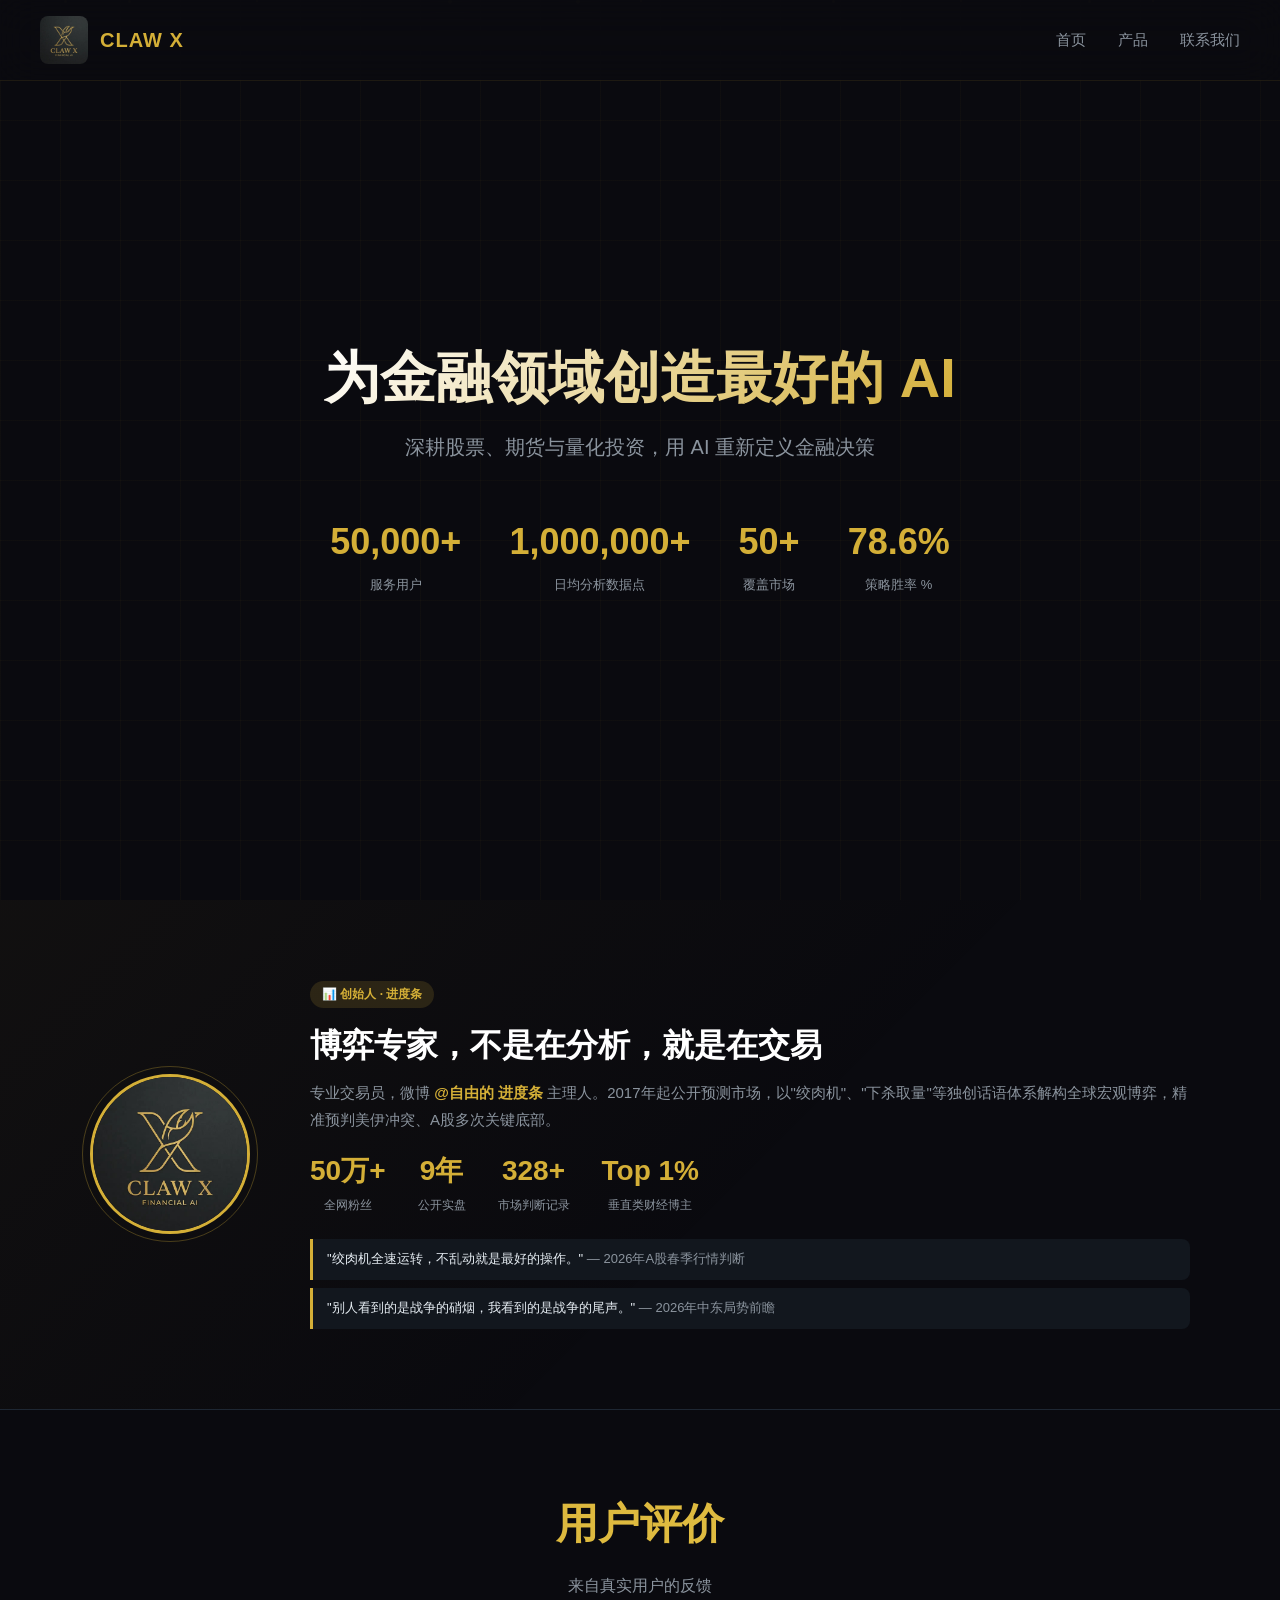
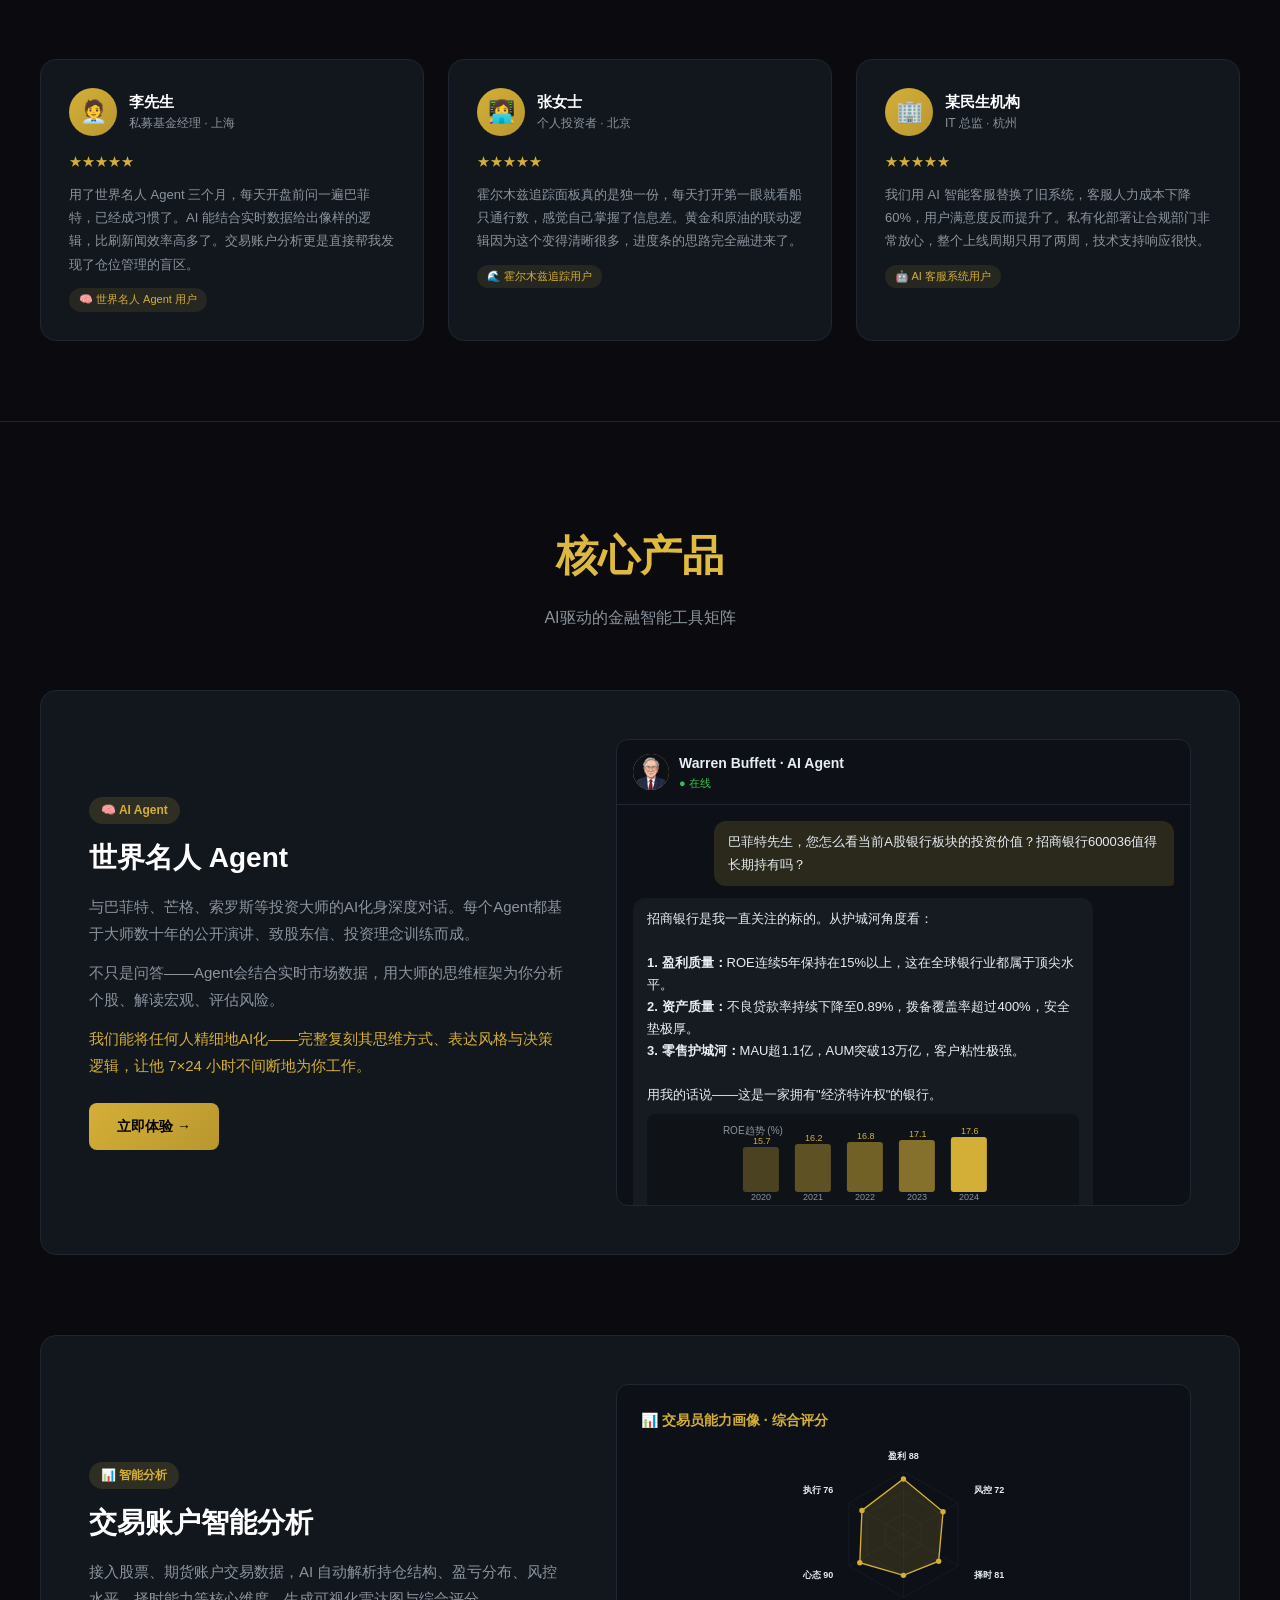
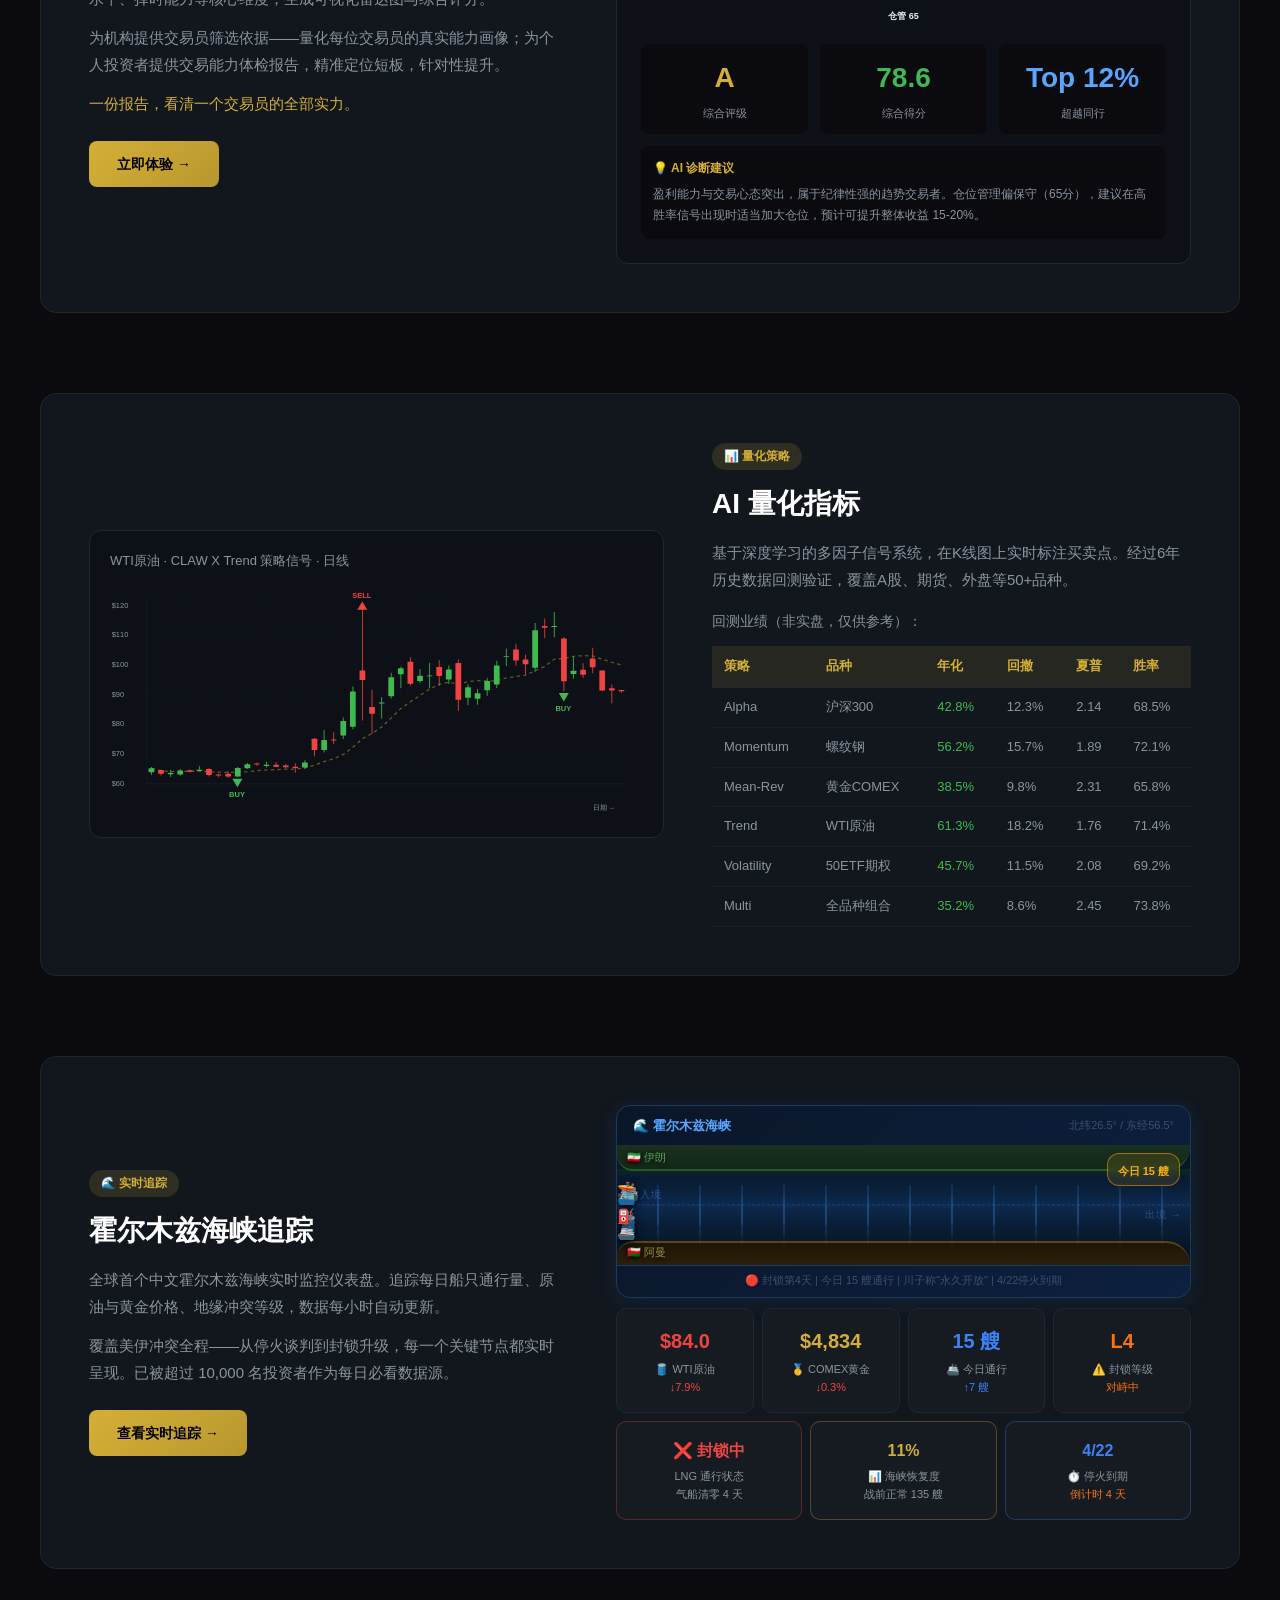
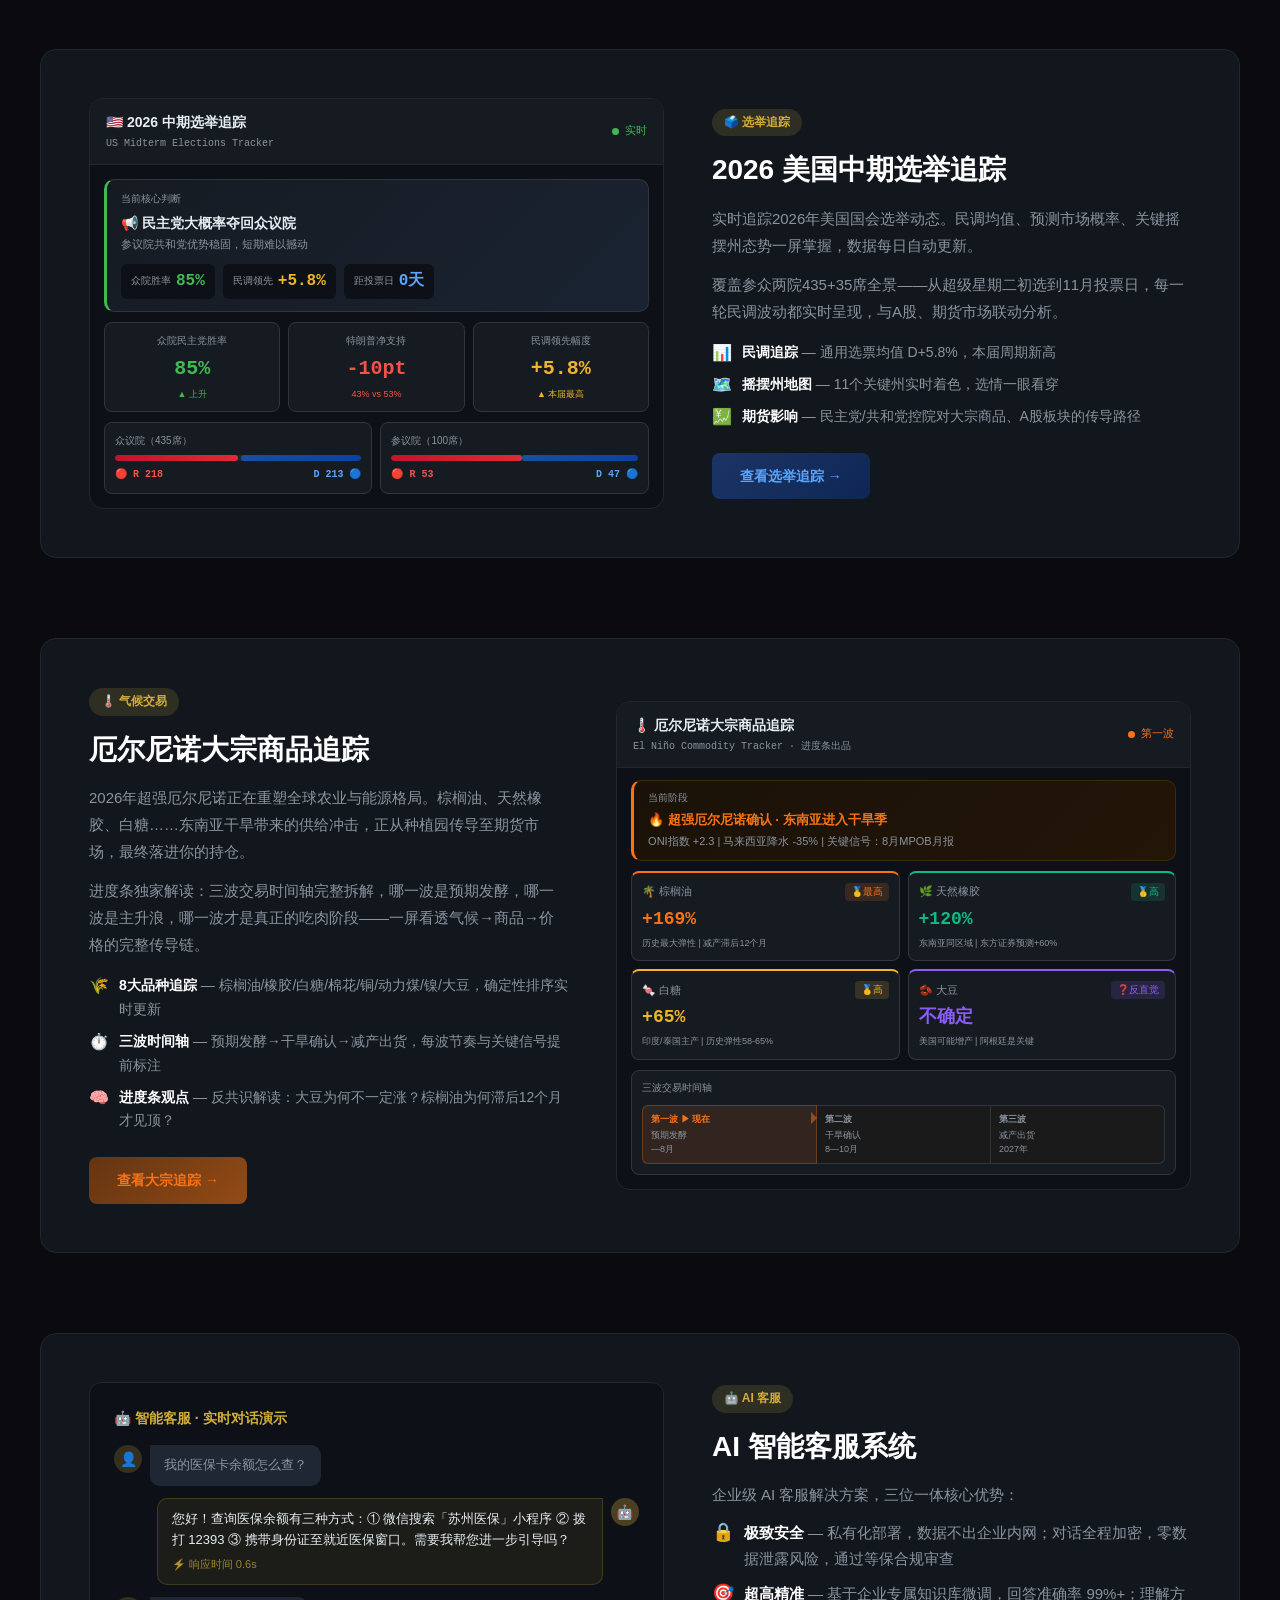
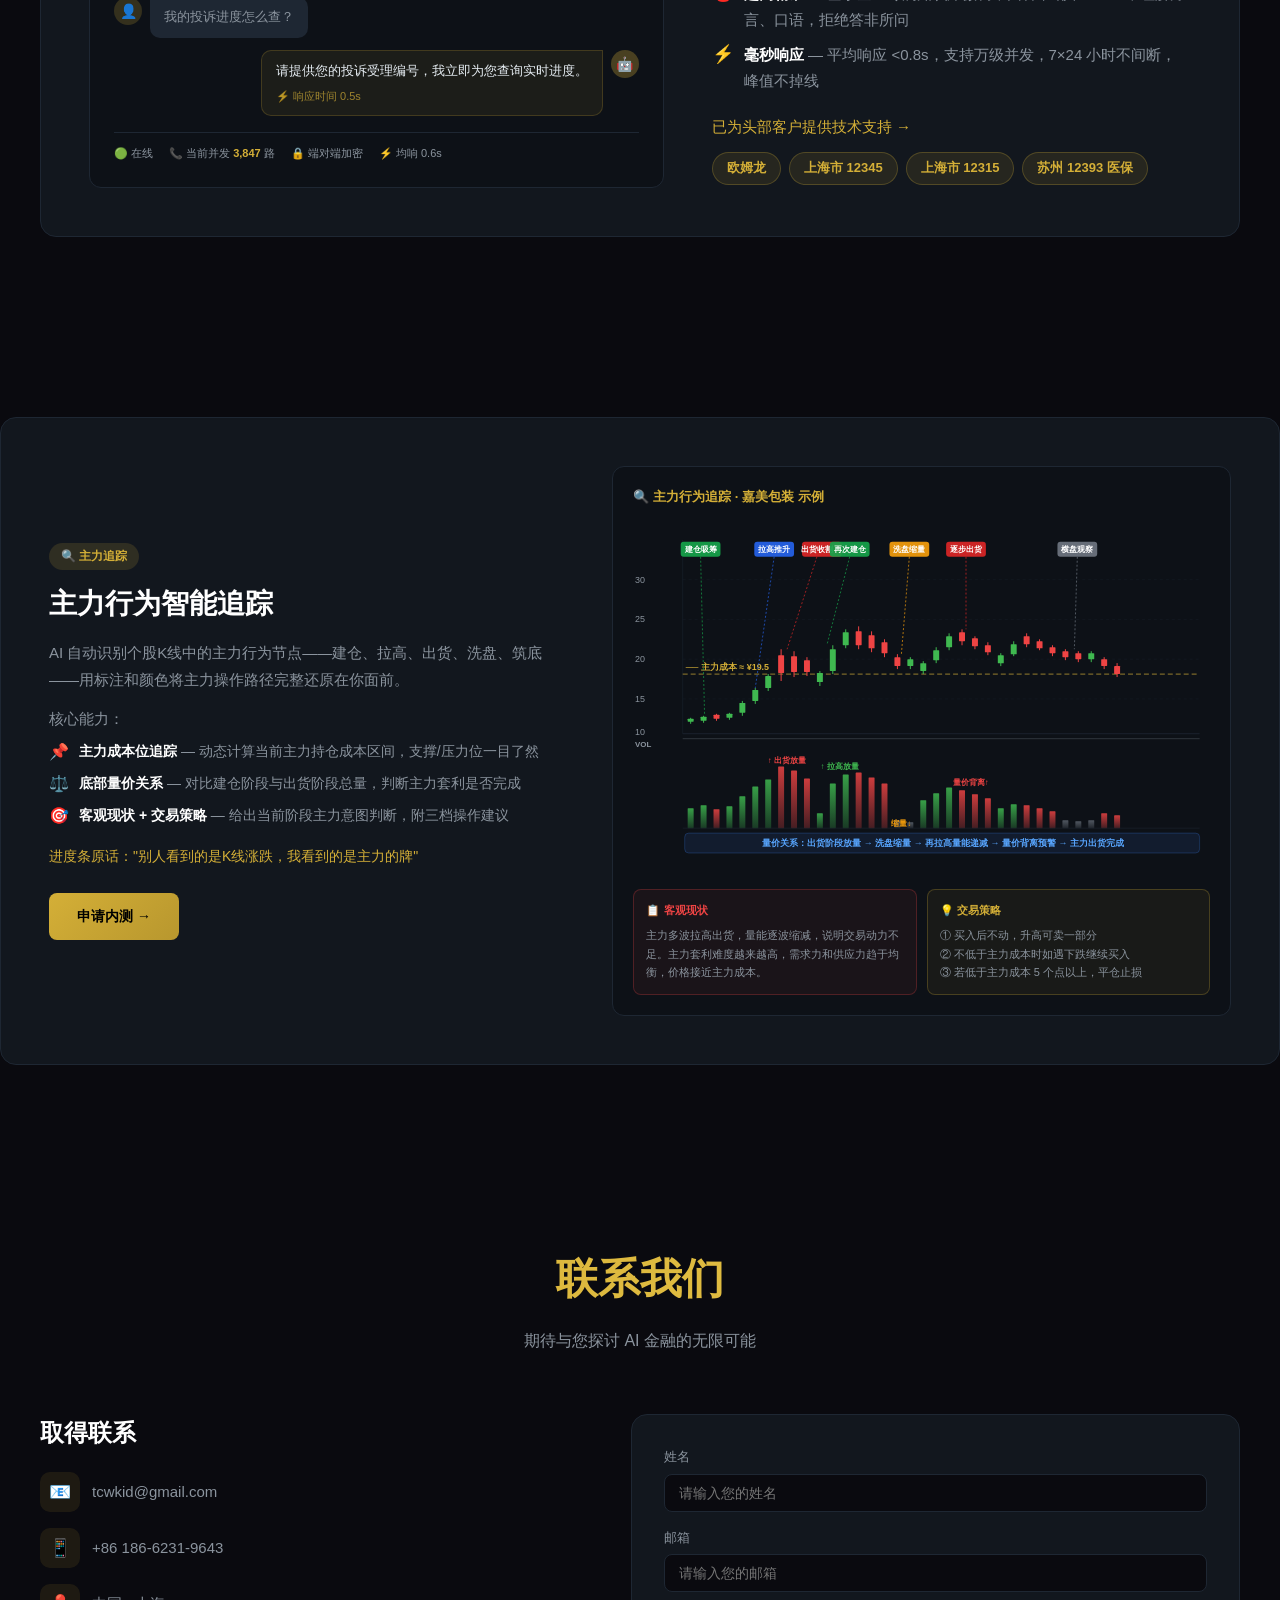
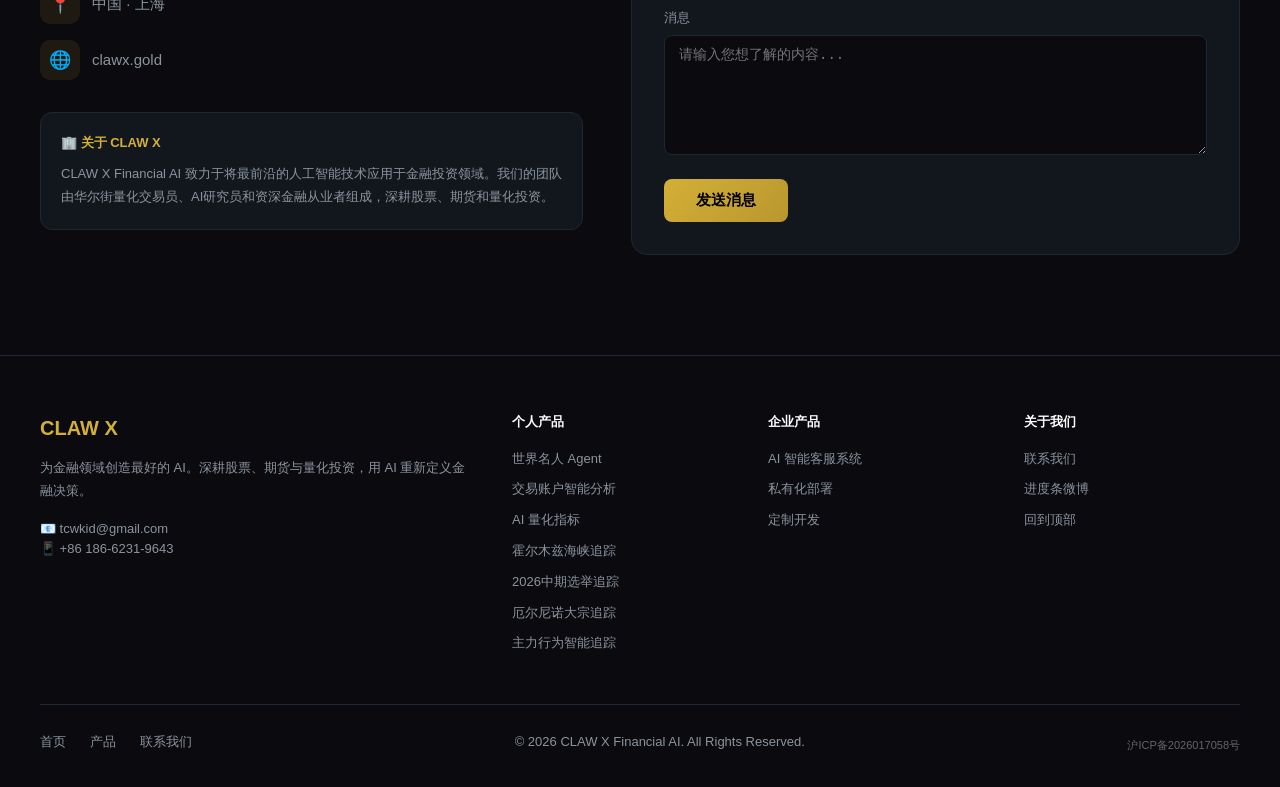
<file: index.html>
<!DOCTYPE html>
<html lang="zh-CN">
<head>
<meta charset="UTF-8">
<meta name="viewport" content="width=device-width,initial-scale=1.0">
<title>CLAW X Financial AI - 为金融领域创造最好的AI</title>
<meta name="description" content="CLAW X Financial AI - 深耕股票、期货与量化投资，用AI重新定义金融决策">
<style>
*{margin:0;padding:0;box-sizing:border-box}
:root{--gold:#d4af37;--gold-light:#e8c547;--gold-dark:#b8972e;--bg:#0a0a0f;--bg2:#0d1117;--bg3:#161b22;--text:#e6edf3;--text2:#8b949e;--card:#12171e;--border:#1e2733}
html{scroll-behavior:smooth}
body{font-family:-apple-system,BlinkMacSystemFont,'Segoe UI','PingFang SC','Microsoft YaHei',sans-serif;background:var(--bg);color:var(--text);overflow-x:hidden;line-height:1.6}
a{color:var(--gold);text-decoration:none}

/* 粒子背景 */
.particles{position:fixed;top:0;left:0;width:100%;height:100%;z-index:0;pointer-events:none;overflow:hidden}
.particle{position:absolute;background:var(--gold);border-radius:50%;opacity:.15;animation:float-up linear infinite}
.particle:nth-child(1){width:3px;height:3px;left:10%;animation-duration:12s;animation-delay:0s}
.particle:nth-child(2){width:2px;height:2px;left:20%;animation-duration:15s;animation-delay:2s}
.particle:nth-child(3){width:4px;height:4px;left:35%;animation-duration:10s;animation-delay:1s}
.particle:nth-child(4){width:2px;height:2px;left:50%;animation-duration:14s;animation-delay:3s}
.particle:nth-child(5){width:3px;height:3px;left:65%;animation-duration:11s;animation-delay:0.5s}
.particle:nth-child(6){width:2px;height:2px;left:75%;animation-duration:13s;animation-delay:4s}
.particle:nth-child(7){width:3px;height:3px;left:85%;animation-duration:16s;animation-delay:1.5s}
.particle:nth-child(8){width:4px;height:4px;left:45%;animation-duration:9s;animation-delay:2.5s}
.particle:nth-child(9){width:2px;height:2px;left:90%;animation-duration:12s;animation-delay:3.5s}
.particle:nth-child(10){width:3px;height:3px;left:5%;animation-duration:14s;animation-delay:1s}
@keyframes float-up{0%{transform:translateY(110vh) scale(0);opacity:0}10%{opacity:.15}90%{opacity:.15}100%{transform:translateY(-10vh) scale(1.2);opacity:0}}

/* 网格背景 */
.grid-bg{position:fixed;top:0;left:0;width:100%;height:100%;z-index:0;pointer-events:none;background-image:linear-gradient(rgba(212,175,55,.03) 1px,transparent 1px),linear-gradient(90deg,rgba(212,175,55,.03) 1px,transparent 1px);background-size:60px 60px}

/* 导航 */
.nav{position:fixed;top:0;left:0;right:0;z-index:100;padding:16px 40px;display:flex;align-items:center;justify-content:space-between;backdrop-filter:blur(20px);background:rgba(10,10,15,.8);border-bottom:1px solid rgba(212,175,55,.1);transition:all .3s}
.nav-logo{display:flex;align-items:center;gap:12px}
.nav-logo img{height:48px;width:48px;object-fit:cover;object-position:top center;border-radius:8px}
.nav-brand{font-size:20px;font-weight:700;color:var(--gold);letter-spacing:1px}
.nav-links{display:flex;gap:32px}
.nav-links a{color:var(--text2);font-size:15px;transition:color .3s;font-weight:500}
.nav-links a:hover{color:var(--gold)}

/* 通用section */
.section{position:relative;z-index:1;padding:100px 40px}
.section-title{font-size:42px;font-weight:700;text-align:center;margin-bottom:16px;background:linear-gradient(135deg,var(--gold),var(--gold-light));-webkit-background-clip:text;-webkit-text-fill-color:transparent}
.section-sub{text-align:center;color:var(--text2);font-size:16px;margin-bottom:60px}

/* 淡入动画 */
.fade-in{opacity:0;transform:translateY(40px);transition:opacity .8s,transform .8s}
.fade-in.visible{opacity:1;transform:translateY(0)}

/* Hero */
.hero{position:relative;z-index:1;min-height:100vh;display:flex;flex-direction:column;align-items:center;justify-content:center;text-align:center;padding:120px 40px 80px}
.hero h1{font-size:56px;font-weight:800;margin-bottom:20px;background:linear-gradient(135deg,#fff,var(--gold));-webkit-background-clip:text;-webkit-text-fill-color:transparent;line-height:1.2}
.hero p{font-size:20px;color:var(--text2);margin-bottom:50px;max-width:600px}
.hero-stats{display:flex;gap:48px;flex-wrap:wrap;justify-content:center}
.stat-item{text-align:center}
.stat-num{font-size:36px;font-weight:700;color:var(--gold);font-variant-numeric:tabular-nums}
.stat-label{font-size:13px;color:var(--text2);margin-top:4px}

/* 产品卡片 */
.product{display:flex;gap:48px;align-items:center;margin-bottom:80px;background:var(--card);border:1px solid var(--border);border-radius:16px;padding:48px;transition:border-color .3s}
.product:hover{border-color:rgba(212,175,55,.3)}
.product.reverse{flex-direction:row-reverse}
.product-info{flex:1}
.product-demo{flex:1.2;min-width:0}
.product-tag{display:inline-block;background:rgba(212,175,55,.15);color:var(--gold);padding:4px 12px;border-radius:20px;font-size:12px;font-weight:600;margin-bottom:12px}
.product-info h3{font-size:28px;font-weight:700;margin-bottom:12px;color:#fff}
.product-info p{color:var(--text2);font-size:15px;line-height:1.8}

/* 聊天界面 */
.chat-window{background:#0d1117;border:1px solid var(--border);border-radius:12px;overflow:hidden;max-height:480px}
.chat-header{padding:12px 16px;border-bottom:1px solid var(--border);display:flex;align-items:center;gap:10px}
.chat-avatar{width:36px;height:36px;border-radius:50%;background:linear-gradient(135deg,var(--gold),var(--gold-dark));display:flex;align-items:center;justify-content:center;font-size:18px}
.chat-name{font-weight:600;font-size:14px}
.chat-status{font-size:11px;color:#3fb950}
.chat-body{padding:16px;display:flex;flex-direction:column;gap:12px;max-height:400px;overflow-y:auto}
.msg{max-width:85%;padding:10px 14px;border-radius:12px;font-size:13px;line-height:1.7}
.msg-user{align-self:flex-end;background:rgba(212,175,55,.15);color:var(--text);border-bottom-right-radius:4px}
.msg-agent{align-self:flex-start;background:var(--bg3);color:var(--text);border-bottom-left-radius:4px}
.msg-agent .chart-mini{margin-top:8px;padding:8px;background:rgba(0,0,0,.3);border-radius:8px}

/* K线区域 */
.kline-wrap{background:#0d1117;border:1px solid var(--border);border-radius:12px;padding:20px;overflow-x:auto}
.kline-title{font-size:13px;color:var(--text2);margin-bottom:12px}

/* 回测表格 */
.bt-table{width:100%;border-collapse:collapse;font-size:13px}
.bt-table th{background:rgba(212,175,55,.1);color:var(--gold);padding:10px 12px;text-align:left;font-weight:600;border-bottom:1px solid var(--border)}
.bt-table td{padding:9px 12px;border-bottom:1px solid rgba(30,39,51,.5);color:var(--text2)}
.bt-table tr:hover td{background:rgba(212,175,55,.03)}
.bt-table .positive{color:#3fb950}

/* 霍尔木兹仪表盘 */
.hz-dashboard{display:grid;grid-template-columns:repeat(4,1fr);gap:12px;margin-bottom:20px}
.hz-card{background:var(--bg3);border:1px solid var(--border);border-radius:10px;padding:16px;text-align:center}
.hz-card .hz-val{font-size:24px;font-weight:700;color:#fff;margin-bottom:4px}
.hz-card .hz-label{font-size:11px;color:var(--text2)}
.hz-card.oil .hz-val{color:#ef4444}
.hz-card.gold .hz-val{color:var(--gold)}
.hz-card.ship .hz-val{color:#3b82f6}
.hz-card.level .hz-val{color:#f97316}
.hz-btn{display:inline-block;background:linear-gradient(135deg,var(--gold),var(--gold-dark));color:#000;padding:12px 28px;border-radius:8px;font-weight:600;font-size:14px;transition:transform .2s,box-shadow .2s}
.hz-btn:hover{transform:translateY(-2px);box-shadow:0 8px 24px rgba(212,175,55,.25);color:#000}

/* 联系我们 */
.contact-wrap{display:flex;gap:48px}
.contact-info{flex:1}
.contact-info h3{font-size:24px;font-weight:700;margin-bottom:20px;color:#fff}
.contact-item{display:flex;align-items:center;gap:12px;margin-bottom:16px;color:var(--text2);font-size:15px}
.contact-item .ci-icon{width:40px;height:40px;border-radius:10px;background:rgba(212,175,55,.1);display:flex;align-items:center;justify-content:center;font-size:18px}
.contact-form{flex:1;background:var(--card);border:1px solid var(--border);border-radius:16px;padding:32px}
.form-group{margin-bottom:16px}
.form-group label{display:block;font-size:13px;color:var(--text2);margin-bottom:6px}
.form-group input,.form-group textarea{width:100%;padding:10px 14px;background:var(--bg);border:1px solid var(--border);border-radius:8px;color:var(--text);font-size:14px;outline:none;transition:border-color .3s}
.form-group input:focus,.form-group textarea:focus{border-color:var(--gold)}
.form-group textarea{height:120px;resize:vertical}
.form-submit{background:linear-gradient(135deg,var(--gold),var(--gold-dark));color:#000;border:none;padding:12px 32px;border-radius:8px;font-weight:600;font-size:15px;cursor:pointer;transition:transform .2s}
.form-submit:hover{transform:translateY(-2px)}

/* 滚动进度条 */
.scroll-progress{position:fixed;top:0;left:0;width:0%;height:3px;background:linear-gradient(90deg,var(--gold),var(--gold-light));z-index:200;transition:width .1s linear}

/* IP 介绍板块 */
.ip-section{position:relative;z-index:1;padding:80px 40px;background:linear-gradient(135deg,rgba(212,175,55,.04) 0%,transparent 60%);border-bottom:1px solid var(--border)}
.ip-wrap{max-width:1100px;margin:0 auto;display:flex;gap:60px;align-items:center}
.ip-avatar{flex-shrink:0;width:160px;height:160px;border-radius:50%;border:3px solid var(--gold);overflow:hidden;position:relative}
.ip-avatar img{width:100%;height:100%;object-fit:cover;object-position:top center}
.ip-avatar-ring{position:absolute;inset:-8px;border-radius:50%;border:1px solid rgba(212,175,55,.3);animation:ring-pulse 3s ease-in-out infinite}
@keyframes ring-pulse{0%,100%{opacity:.3;transform:scale(1)}50%{opacity:.7;transform:scale(1.04)}}
.ip-content{flex:1}
.ip-tag{display:inline-block;background:rgba(212,175,55,.15);color:var(--gold);padding:4px 12px;border-radius:20px;font-size:12px;font-weight:600;margin-bottom:12px}
.ip-content h2{font-size:32px;font-weight:800;color:#fff;margin-bottom:8px}
.ip-content p{color:var(--text2);font-size:15px;line-height:1.8;margin-bottom:16px}
.ip-stats{display:flex;gap:32px;flex-wrap:wrap;margin-bottom:24px}
.ip-stat{text-align:center}
.ip-stat-num{font-size:28px;font-weight:700;color:var(--gold)}
.ip-stat-label{font-size:12px;color:var(--text2);margin-top:2px}
.ip-quotes{display:flex;flex-direction:column;gap:8px}
.ip-quote{background:var(--card);border-left:3px solid var(--gold);border-radius:0 8px 8px 0;padding:10px 14px;font-size:13px;color:var(--text2);line-height:1.6}
.ip-quote span{color:var(--text)}

/* 信任背书 */
.trust-section{position:relative;z-index:1;padding:80px 40px;border-bottom:1px solid var(--border)}
.trust-grid{display:grid;grid-template-columns:repeat(3,1fr);gap:24px;margin-top:40px}
.trust-card{background:var(--card);border:1px solid var(--border);border-radius:16px;padding:28px;transition:border-color .3s}
.trust-card:hover{border-color:rgba(212,175,55,.3)}
.trust-card-header{display:flex;align-items:center;gap:12px;margin-bottom:16px}
.trust-avatar{width:48px;height:48px;border-radius:50%;background:linear-gradient(135deg,var(--gold),var(--gold-dark));display:flex;align-items:center;justify-content:center;font-size:22px;flex-shrink:0}
.trust-name{font-weight:700;font-size:15px;color:#fff}
.trust-role{font-size:12px;color:var(--text2)}
.trust-stars{color:var(--gold);font-size:13px;margin-bottom:10px}
.trust-text{font-size:13px;color:var(--text2);line-height:1.8}
.trust-tag{display:inline-block;margin-top:12px;background:rgba(212,175,55,.1);color:var(--gold);padding:3px 10px;border-radius:12px;font-size:11px}

/* 页脚 */
.footer{position:relative;z-index:1;padding:56px 40px 32px;border-top:1px solid var(--border);color:var(--text2);font-size:13px}
.footer-grid{display:grid;grid-template-columns:2fr 1fr 1fr 1fr;gap:40px;margin-bottom:40px}
.footer-brand{font-size:20px;font-weight:700;color:var(--gold);margin-bottom:12px}
.footer-desc{font-size:13px;color:var(--text2);line-height:1.8}
.footer-col-title{font-size:13px;font-weight:600;color:#fff;margin-bottom:16px}
.footer-col a{display:block;color:var(--text2);font-size:13px;margin-bottom:10px;transition:color .3s}
.footer-col a:hover{color:var(--gold)}
.footer-bottom{border-top:1px solid var(--border);padding-top:24px;display:flex;justify-content:space-between;align-items:center;flex-wrap:wrap;gap:12px}
.footer-links{display:flex;gap:24px}
.footer-links a{color:var(--text2);font-size:13px}
.footer-links a:hover{color:var(--gold)}
@media(max-width:768px){
.ip-wrap{flex-direction:column;text-align:center}
.ip-stats{justify-content:center}
.trust-grid{grid-template-columns:1fr}
.footer-grid{grid-template-columns:1fr 1fr}
}

/* ===== 手机端完整适配 ===== */
@media(max-width:768px){

/* 导航：隐藏文字链接，留 logo */
.nav{padding:10px 16px}
.nav-brand{font-size:15px}
.nav-links{gap:12px}
.nav-links a{font-size:12px}

/* Hero */
.hero{padding:100px 20px 60px;min-height:auto}
.hero h1{font-size:28px;line-height:1.3}
.hero p{font-size:15px;margin-bottom:36px}
.hero-stats{gap:20px}
.stat-item{min-width:80px}
.stat-num{font-size:22px}
.stat-label{font-size:11px}

/* 通用 section */
.section{padding:60px 16px}
.section-title{font-size:26px}
.section-sub{font-size:14px;margin-bottom:36px}

/* ---- 创始人 IP 板块 ---- */
.ip-section{padding:60px 16px}
.ip-wrap{flex-direction:column;align-items:center;gap:32px;text-align:center}
.ip-avatar{width:120px;height:120px}
.ip-avatar-ring{inset:-6px}
.ip-content h2{font-size:22px}
.ip-content p{font-size:14px}
.ip-stats{gap:16px;justify-content:center}
.ip-stat-num{font-size:22px}
.ip-stat-label{font-size:11px}
.ip-quotes{text-align:left}
.ip-quote{font-size:12px}

/* ---- 信任背书 ---- */
.trust-section{padding:60px 16px}
.trust-grid{grid-template-columns:1fr;gap:16px;margin-top:28px}
.trust-card{padding:20px}

/* ---- 产品卡片 ---- */
.product{flex-direction:column!important;padding:20px;gap:24px;margin-bottom:40px}
.product-info h3{font-size:22px}
.product-info p{font-size:14px}
.product-demo{width:100%}

/* 聊天窗口 */
.chat-window{max-height:360px}
.chat-body{max-height:300px}
.msg{font-size:12px}

/* 霍尔木兹仪表盘 */
.hz-dashboard{grid-template-columns:repeat(2,1fr);gap:8px}
.hz-card .hz-val{font-size:18px}
.hz-card .hz-label{font-size:10px}
.hz-btn{padding:10px 20px;font-size:13px}

/* 霍尔木兹数据行 */
.hz-data-row4{grid-template-columns:repeat(2,1fr)!important}
.hz-data-row3{grid-template-columns:repeat(2,1fr)!important}

/* 回测表格 */
.bt-table{font-size:11px}
.bt-table th,.bt-table td{padding:6px 6px}
.kline-wrap{padding:12px}

/* ---- 联系我们 ---- */
.contact-wrap{flex-direction:column;gap:28px}
.contact-form{padding:20px}
.contact-info h3{font-size:20px}
.contact-item{font-size:14px}

/* ---- 页脚 ---- */
.footer{padding:40px 16px 24px}
.footer-grid{grid-template-columns:1fr 1fr;gap:24px;margin-bottom:28px}
.footer-brand{font-size:16px}
.footer-bottom{flex-direction:column;align-items:flex-start;gap:8px}
.footer-links{gap:16px;flex-wrap:wrap}

/* 霍尔木兹船图缩放 */
.hz-strait-map{height:90px}
.hz-ship{font-size:12px!important}
.hz-map-label-iran,.hz-map-label-oman{font-size:10px}
}
/* ===== 霍尔木兹船只动画 ===== */
.hz-strait-wrap {
  background:linear-gradient(135deg,#0a1628 0%,#0d2040 100%);
  border:1px solid #1e3a5a;
  border-radius:14px;
  overflow:hidden;
  box-shadow:0 4px 20px rgba(0,80,160,0.2);
}
.hz-strait-header {
  display:flex;justify-content:space-between;align-items:center;
  padding:10px 16px 8px;
}
.hz-strait-title {
  color:#58a6ff;font-size:13px;font-weight:700;
  display:flex;align-items:center;gap:6px;
}
.hz-strait-coord { color:#3a5070;font-size:11px; }
.hz-strait-map {
  position:relative;width:100%;height:120px;overflow:hidden;
  background:linear-gradient(180deg,#071018 0%,#0a1e38 35%,#0d2a50 50%,#0a1e38 65%,#071018 100%);
}
.hz-wave {
  position:absolute;left:0;right:0;height:40px;opacity:0.15;
  background:repeating-linear-gradient(90deg,transparent,transparent 40px,#4a9eff 40px,#4a9eff 42px);
  animation:hz-wave-move 4s linear infinite;
}
.hz-wave1 { top:40px; animation-duration:6s; }
.hz-wave2 { top:50px; animation-duration:9s; animation-delay:-3s; opacity:0.08; }
.hz-wave3 { top:60px; animation-duration:7s; animation-delay:-1.5s; opacity:0.06; }
@keyframes hz-wave-move { 0%{transform:translateX(0)} 100%{transform:translateX(42px)} }
.hz-divider-line {
  position:absolute;top:50%;left:0;right:0;
  border-top:1px dashed rgba(74,158,255,0.2);transform:translateY(-50%);
}
.hz-coast-north {
  position:absolute;top:0;left:0;right:0;height:26px;
  background:linear-gradient(180deg,#1a3020 0%,#142818 100%);
  border-bottom:2px solid rgba(60,120,60,0.6);
  border-radius:0 0 24px 16px;
}
.hz-coast-north::after {
  content:'';position:absolute;bottom:-8px;left:0;right:0;height:8px;
  background:linear-gradient(180deg,rgba(20,80,20,0.3),transparent);
}
.hz-coast-south {
  position:absolute;bottom:0;left:0;right:0;height:24px;
  background:linear-gradient(0deg,#2a1f0a 0%,#1e1608 100%);
  border-top:2px solid rgba(120,100,30,0.6);
  border-radius:16px 24px 0 0;
}
.hz-dir-in  {
  position:absolute;top:50%;left:8px;
  transform:translateY(-50%) translateY(-10px);
  color:rgba(74,158,255,0.4);font-size:10px;letter-spacing:1px;
}
.hz-dir-out {
  position:absolute;top:50%;right:8px;
  transform:translateY(-50%) translateY(10px);
  color:rgba(74,158,255,0.4);font-size:10px;letter-spacing:1px;
}
.hz-map-label-iran {
  position:absolute;top:4px;left:10px;
  color:rgba(100,180,100,0.9);font-size:11px;z-index:10;
  text-shadow:0 1px 4px #000;
}
.hz-map-label-oman {
  position:absolute;bottom:3px;left:10px;
  color:rgba(180,160,80,0.9);font-size:11px;z-index:10;
  text-shadow:0 1px 4px #000;
}
.hz-ship-badge {
  position:absolute;top:8px;right:10px;
  background:rgba(250,173,20,0.12);
  border:1px solid rgba(250,173,20,0.5);
  border-radius:12px;padding:3px 10px;z-index:20;
  backdrop-filter:blur(4px);
}
.hz-ship-badge span { color:#faad14;font-size:11px;font-weight:700; }
.hz-ship {
  position:absolute;z-index:15;
  filter:drop-shadow(0 2px 4px rgba(0,0,0,0.8));
  will-change:left;
}
.hz-s1 { top:32px; font-size:18px; animation:hz-sail-in 14s linear infinite; }
.hz-s2 { top:40px; font-size:15px; animation:hz-sail-in 20s linear infinite; animation-delay:-7s; }
.hz-s3 { top:27px; font-size:14px; animation:hz-sail-in 25s linear infinite; animation-delay:-12s; }
.hz-s4 { top:66px; font-size:18px; animation:hz-sail-out 17s linear infinite; animation-delay:-4s; }
.hz-s5 { top:75px; font-size:15px; animation:hz-sail-out 22s linear infinite; animation-delay:-10s; }
.hz-s6 { top:60px; font-size:14px; animation:hz-sail-out 28s linear infinite; animation-delay:-18s; }
@keyframes hz-sail-in  { 0%{left:108%} 100%{left:-8%} }
@keyframes hz-sail-out { 0%{left:-8%} 100%{left:108%} }
.hz-strait-footer {
  text-align:center;font-size:11px;color:#3a5070;
  padding:6px 12px 8px;border-top:1px solid #1e3a5a;
}
</style>
</head>
<body>

<!-- 滚动进度条 -->
<div class="scroll-progress" id="scrollProgress"></div>

<!-- 粒子背景 -->
<div class="particles">
<div class="particle"></div><div class="particle"></div><div class="particle"></div>
<div class="particle"></div><div class="particle"></div><div class="particle"></div>
<div class="particle"></div><div class="particle"></div><div class="particle"></div>
<div class="particle"></div>
</div>
<div class="grid-bg"></div>

<!-- 导航 -->
<nav class="nav">
<div class="nav-logo">
<img src="[data-uri]" alt="CLAW X">
<span class="nav-brand">CLAW X</span>
</div>
<div class="nav-links">
<a href="#hero">首页</a>
<a href="#products">产品</a>
<a href="#contact">联系我们</a>
</div>
</nav>

<!-- Hero -->
<section class="hero" id="hero">
<h1>为金融领域创造最好的 AI</h1>
<p>深耕股票、期货与量化投资，用 AI 重新定义金融决策</p>
<div class="hero-stats">
<div class="stat-item fade-in"><div class="stat-num" data-target="50000">0</div><div class="stat-label">服务用户</div></div>
<div class="stat-item fade-in"><div class="stat-num" data-target="1000000">0</div><div class="stat-label">日均分析数据点</div></div>
<div class="stat-item fade-in"><div class="stat-num" data-target="50">0</div><div class="stat-label">覆盖市场</div></div>
<div class="stat-item fade-in"><div class="stat-num" data-target="78.6" data-decimal="1">0</div><div class="stat-label">策略胜率 %</div></div>
</div>
</section>

<!-- IP 介绍板块 -->
<section class="ip-section fade-in">
<div class="ip-wrap">
<div style="position:relative;flex-shrink:0">
<div class="ip-avatar-ring"></div>
<div class="ip-avatar">
<img src="logo.jpg" alt="进度条">
</div>
</div>
<div class="ip-content">
<div class="ip-tag">📊 创始人 · 进度条</div>
<h2>博弈专家，不是在分析，就是在交易</h2>
<p>专业交易员，微博 <strong style="color:var(--gold)">@自由的 进度条</strong> 主理人。2017年起公开预测市场，以"绞肉机"、"下杀取量"等独创话语体系解构全球宏观博弈，精准预判美伊冲突、A股多次关键底部。</p>
<div class="ip-stats">
<div class="ip-stat"><div class="ip-stat-num">50万+</div><div class="ip-stat-label">全网粉丝</div></div>
<div class="ip-stat"><div class="ip-stat-num">9年</div><div class="ip-stat-label">公开实盘</div></div>
<div class="ip-stat"><div class="ip-stat-num">328+</div><div class="ip-stat-label">市场判断记录</div></div>
<div class="ip-stat"><div class="ip-stat-num">Top 1%</div><div class="ip-stat-label">垂直类财经博主</div></div>
</div>
<div class="ip-quotes">
<div class="ip-quote"><span>"绞肉机全速运转，不乱动就是最好的操作。"</span> — 2026年A股春季行情判断</div>
<div class="ip-quote"><span>"别人看到的是战争的硝烟，我看到的是战争的尾声。"</span> — 2026年中东局势前瞻</div>
</div>
</div>
</div>
</section>

<!-- 信任背书 -->
<section class="trust-section fade-in">
<div class="section-title">用户评价</div>
<div class="section-sub">来自真实用户的反馈</div>
<div class="trust-grid">
<div class="trust-card">
<div class="trust-card-header">
<div class="trust-avatar">🧑‍💼</div>
<div><div class="trust-name">李先生</div><div class="trust-role">私募基金经理 · 上海</div></div>
</div>
<div class="trust-stars">★★★★★</div>
<div class="trust-text">用了世界名人 Agent 三个月，每天开盘前问一遍巴菲特，已经成习惯了。AI 能结合实时数据给出像样的逻辑，比刷新闻效率高多了。交易账户分析更是直接帮我发现了仓位管理的盲区。</div>
<div class="trust-tag">🧠 世界名人 Agent 用户</div>
</div>
<div class="trust-card">
<div class="trust-card-header">
<div class="trust-avatar">👩‍💻</div>
<div><div class="trust-name">张女士</div><div class="trust-role">个人投资者 · 北京</div></div>
</div>
<div class="trust-stars">★★★★★</div>
<div class="trust-text">霍尔木兹追踪面板真的是独一份，每天打开第一眼就看船只通行数，感觉自己掌握了信息差。黄金和原油的联动逻辑因为这个变得清晰很多，进度条的思路完全融进来了。</div>
<div class="trust-tag">🌊 霍尔木兹追踪用户</div>
</div>
<div class="trust-card">
<div class="trust-card-header">
<div class="trust-avatar">🏢</div>
<div><div class="trust-name">某民生机构</div><div class="trust-role">IT 总监 · 杭州</div></div>
</div>
<div class="trust-stars">★★★★★</div>
<div class="trust-text">我们用 AI 智能客服替换了旧系统，客服人力成本下降 60%，用户满意度反而提升了。私有化部署让合规部门非常放心，整个上线周期只用了两周，技术支持响应很快。</div>
<div class="trust-tag">🤖 AI 客服系统用户</div>
</div>
</div>
</section>

<!-- 产品板块 -->
<section class="section" id="products">
<div class="section-title">核心产品</div>
<div class="section-sub">AI驱动的金融智能工具矩阵</div>

<!-- 产品1：名人Agent -->
<div class="product fade-in">
<div class="product-info">
<div class="product-tag">🧠 AI Agent</div>
<h3>世界名人 Agent</h3>
<p>与巴菲特、芒格、索罗斯等投资大师的AI化身深度对话。每个Agent都基于大师数十年的公开演讲、致股东信、投资理念训练而成。</p>
<p style="margin-top:12px">不只是问答——Agent会结合实时市场数据，用大师的思维框架为你分析个股、解读宏观、评估风险。</p>
<p style="margin-top:12px;color:var(--gold);font-weight:500">我们能将任何人精细地AI化——完整复刻其思维方式、表达风格与决策逻辑，让他 7×24 小时不间断地为你工作。</p>
<div style="margin-top:24px">
<a href="http://139.196.122.66:8000/" target="_blank" class="hz-btn">立即体验 →</a>
</div>
</div>
<div class="product-demo">
<div class="chat-window">
<div class="chat-header">
<div class="chat-avatar"><img src="[data-uri]" style="width:36px;height:36px;border-radius:50%;object-fit:cover" alt="Buffett"></div>
<div><div class="chat-name">Warren Buffett · AI Agent</div><div class="chat-status">● 在线</div></div>
</div>
<div class="chat-body">
<div class="msg msg-user">巴菲特先生，您怎么看当前A股银行板块的投资价值？招商银行600036值得长期持有吗？</div>
<div class="msg msg-agent">
招商银行是我一直关注的标的。从护城河角度看：<br><br>
<strong>1. 盈利质量：</strong>ROE连续5年保持在15%以上，这在全球银行业都属于顶尖水平。<br>
<strong>2. 资产质量：</strong>不良贷款率持续下降至0.89%，拨备覆盖率超过400%，安全垫极厚。<br>
<strong>3. 零售护城河：</strong>MAU超1.1亿，AUM突破13万亿，客户粘性极强。<br><br>
用我的话说——这是一家拥有"经济特许权"的银行。
<div class="chart-mini">
<svg width="100%" height="80" viewBox="0 0 280 80">
<text x="0" y="12" fill="#8b949e" font-size="10">ROE趋势 (%)</text>
<rect x="20" y="25" width="36" height="45" rx="3" fill="rgba(212,175,55,.3)"/><text x="28" y="78" fill="#8b949e" font-size="9">2020</text><text x="30" y="22" fill="#d4af37" font-size="9">15.7</text>
<rect x="72" y="22" width="36" height="48" rx="3" fill="rgba(212,175,55,.4)"/><text x="80" y="78" fill="#8b949e" font-size="9">2021</text><text x="82" y="19" fill="#d4af37" font-size="9">16.2</text>
<rect x="124" y="20" width="36" height="50" rx="3" fill="rgba(212,175,55,.5)"/><text x="132" y="78" fill="#8b949e" font-size="9">2022</text><text x="134" y="17" fill="#d4af37" font-size="9">16.8</text>
<rect x="176" y="18" width="36" height="52" rx="3" fill="rgba(212,175,55,.6)"/><text x="184" y="78" fill="#8b949e" font-size="9">2023</text><text x="186" y="15" fill="#d4af37" font-size="9">17.1</text>
<rect x="228" y="15" width="36" height="55" rx="3" fill="var(--gold)"/><text x="236" y="78" fill="#8b949e" font-size="9">2024</text><text x="238" y="12" fill="#d4af37" font-size="9">17.6</text>
</svg>
</div>
</div>
<div class="msg msg-user">那黄金期货呢？现在还能做多吗？</div>
<div class="msg msg-agent">
黄金正处于非常有趣的位置。<br><br>
<strong>基本面：</strong>全球央行连续18个月净买入，中国央行黄金储备占比从3.2%升至4.9%，去美元化趋势加速。<br>
<strong>技术面：</strong>COMEX黄金突破$4,800后回踩确认，日线MACD金叉，周线布林带开口向上。<br>
<strong>关键位：</strong>支撑$4,720，阻力$4,950。若突破$4,950，看$5,200。<br><br>
我的建议：黄金是对冲"已知的未知"最好的工具。当前地缘风险溢价仍在，持有黄金多头是理性选择。但仓位控制在总资金的15-20%为宜。
</div>
</div>
</div>
</div>
</div>

<!-- 产品2：交易账户智能分析 -->
<div class="product fade-in">
<div class="product-info">
<div class="product-tag">📊 智能分析</div>
<h3>交易账户智能分析</h3>
<p>接入股票、期货账户交易数据，AI 自动解析持仓结构、盈亏分布、风控水平、择时能力等核心维度，生成可视化雷达图与综合评分。</p>
<p style="margin-top:12px">为机构提供交易员筛选依据——量化每位交易员的真实能力画像；为个人投资者提供交易能力体检报告，精准定位短板，针对性提升。</p>
<p style="margin-top:12px;color:var(--gold);font-weight:500">一份报告，看清一个交易员的全部实力。</p>
<a href="http://139.196.122.66:8005" target="_blank" class="hz-btn" style="margin-top:24px;display:inline-block">立即体验 →</a>
</div>
<div class="product-demo">
<div style="background:#0d1117;border:1px solid var(--border);border-radius:12px;padding:24px">
<div style="font-size:14px;color:var(--gold);font-weight:600;margin-bottom:16px">📊 交易员能力画像 · 综合评分</div>
<!-- 雷达图 SVG -->
<svg width="100%" viewBox="0 0 280 200" style="display:block;margin:0 auto;max-height:180px">
<g transform="translate(140,96)">
<!-- 3层网格 -->
<polygon points="0,-70 60.6,-35 60.6,35 0,70 -60.6,35 -60.6,-35" fill="none" stroke="#1e2733" stroke-width="0.5"/>
<polygon points="0,-46.7 40.4,-23.3 40.4,23.3 0,46.7 -40.4,23.3 -40.4,-23.3" fill="none" stroke="#1e2733" stroke-width="0.5"/>
<polygon points="0,-23.3 20.2,-11.7 20.2,11.7 0,23.3 -20.2,11.7 -20.2,-11.7" fill="none" stroke="#1e2733" stroke-width="0.5"/>
<!-- 轴线 -->
<line x1="0" y1="0" x2="0" y2="-70" stroke="#1e2733" stroke-width="0.5"/>
<line x1="0" y1="0" x2="60.6" y2="-35" stroke="#1e2733" stroke-width="0.5"/>
<line x1="0" y1="0" x2="60.6" y2="35" stroke="#1e2733" stroke-width="0.5"/>
<line x1="0" y1="0" x2="0" y2="70" stroke="#1e2733" stroke-width="0.5"/>
<line x1="0" y1="0" x2="-60.6" y2="35" stroke="#1e2733" stroke-width="0.5"/>
<line x1="0" y1="0" x2="-60.6" y2="-35" stroke="#1e2733" stroke-width="0.5"/>
<!-- 数据区域 -->
<polygon points="0,-61.6 44,-25.2 39.1,29.8 0,45.5 -48.5,31.5 -46.1,-26.6" fill="rgba(212,175,55,.15)" stroke="var(--gold)" stroke-width="1.5"/>
<!-- 数据点 -->
<circle cx="0" cy="-61.6" r="3" fill="var(--gold)"/>
<circle cx="44" cy="-25.2" r="3" fill="var(--gold)"/>
<circle cx="39.1" cy="29.8" r="3" fill="var(--gold)"/>
<circle cx="0" cy="45.5" r="3" fill="var(--gold)"/>
<circle cx="-48.5" cy="31.5" r="3" fill="var(--gold)"/>
<circle cx="-46.1" cy="-26.6" r="3" fill="var(--gold)"/>
</g>
<!-- 维度标签 -->
<text x="140" y="12" fill="#e6edf3" font-size="10" text-anchor="middle" font-weight="600">盈利 88</text>
<text x="218" y="50" fill="#e6edf3" font-size="10" text-anchor="start" font-weight="600">风控 72</text>
<text x="218" y="144" fill="#e6edf3" font-size="10" text-anchor="start" font-weight="600">择时 81</text>
<text x="140" y="190" fill="#e6edf3" font-size="10" text-anchor="middle" font-weight="600">仓管 65</text>
<text x="62" y="144" fill="#e6edf3" font-size="10" text-anchor="end" font-weight="600">心态 90</text>
<text x="62" y="50" fill="#e6edf3" font-size="10" text-anchor="end" font-weight="600">执行 76</text>
</svg>
<!-- 评分卡片 -->
<div style="display:flex;gap:12px;margin-top:16px">
<div style="flex:1;background:var(--bg);border-radius:8px;padding:12px;text-align:center">
<div style="font-size:28px;font-weight:800;color:var(--gold)">A</div>
<div style="font-size:11px;color:var(--text2);margin-top:4px">综合评级</div>
</div>
<div style="flex:1;background:var(--bg);border-radius:8px;padding:12px;text-align:center">
<div style="font-size:28px;font-weight:800;color:#3fb950">78.6</div>
<div style="font-size:11px;color:var(--text2);margin-top:4px">综合得分</div>
</div>
<div style="flex:1;background:var(--bg);border-radius:8px;padding:12px;text-align:center">
<div style="font-size:28px;font-weight:800;color:#58a6ff">Top 12%</div>
<div style="font-size:11px;color:var(--text2);margin-top:4px">超越同行</div>
</div>
</div>
<div style="margin-top:12px;background:var(--bg);border-radius:8px;padding:12px;font-size:12px;color:var(--text2);line-height:1.8">
<div style="color:var(--gold);font-weight:600;margin-bottom:4px">💡 AI 诊断建议</div>
盈利能力与交易心态突出，属于纪律性强的趋势交易者。仓位管理偏保守（65分），建议在高胜率信号出现时适当加大仓位，预计可提升整体收益 15-20%。
</div>
</div>
</div>
</div>
<!-- 产品2：AI量化指标 -->
<div class="product reverse fade-in">
<div class="product-info">
<div class="product-tag">📊 量化策略</div>
<h3>AI 量化指标</h3>
<p>基于深度学习的多因子信号系统，在K线图上实时标注买卖点。经过6年历史数据回测验证，覆盖A股、期货、外盘等50+品种。</p>
<p style="margin-top:16px;font-size:14px;color:var(--text2)">回测业绩（非实盘，仅供参考）：</p>
<table class="bt-table" style="margin-top:12px">
<thead><tr><th>策略</th><th>品种</th><th>年化</th><th>回撤</th><th>夏普</th><th>胜率</th></tr></thead>
<tbody>
<tr><td>Alpha</td><td>沪深300</td><td class="positive">42.8%</td><td>12.3%</td><td>2.14</td><td>68.5%</td></tr>
<tr><td>Momentum</td><td>螺纹钢</td><td class="positive">56.2%</td><td>15.7%</td><td>1.89</td><td>72.1%</td></tr>
<tr><td>Mean-Rev</td><td>黄金COMEX</td><td class="positive">38.5%</td><td>9.8%</td><td>2.31</td><td>65.8%</td></tr>
<tr><td>Trend</td><td>WTI原油</td><td class="positive">61.3%</td><td>18.2%</td><td>1.76</td><td>71.4%</td></tr>
<tr><td>Volatility</td><td>50ETF期权</td><td class="positive">45.7%</td><td>11.5%</td><td>2.08</td><td>69.2%</td></tr>
<tr><td>Multi</td><td>全品种组合</td><td class="positive">35.2%</td><td>8.6%</td><td>2.45</td><td>73.8%</td></tr>
</tbody>
</table>
</div>
<div class="product-demo">
<div class="kline-wrap">
<div class="kline-title">WTI原油 · CLAW X Trend 策略信号 · 日线</div>
<svg width="100%" viewBox="0 0 640 280" style="display:block">
<line x1="44" y1="20" x2="44" y2="240" stroke="#1e2733" stroke-width="0.5"/>
<line x1="44" y1="240" x2="620" y2="240" stroke="#1e2733" stroke-width="0.5"/>
<line x1="44" y1="239.5" x2="620" y2="239.5" stroke="#1e2733" stroke-width="0.3" stroke-dasharray="4"/>
<text x="2" y="242.5" fill="#8b949e" font-size="9">$60</text>
<line x1="44" y1="203.8" x2="620" y2="203.8" stroke="#1e2733" stroke-width="0.3" stroke-dasharray="4"/>
<text x="2" y="206.8" fill="#8b949e" font-size="9">$70</text>
<line x1="44" y1="168.1" x2="620" y2="168.1" stroke="#1e2733" stroke-width="0.3" stroke-dasharray="4"/>
<text x="2" y="171.1" fill="#8b949e" font-size="9">$80</text>
<line x1="44" y1="132.4" x2="620" y2="132.4" stroke="#1e2733" stroke-width="0.3" stroke-dasharray="4"/>
<text x="2" y="135.4" fill="#8b949e" font-size="9">$90</text>
<line x1="44" y1="96.7" x2="620" y2="96.7" stroke="#1e2733" stroke-width="0.3" stroke-dasharray="4"/>
<text x="2" y="99.7" fill="#8b949e" font-size="9">$100</text>
<line x1="44" y1="61.0" x2="620" y2="61.0" stroke="#1e2733" stroke-width="0.3" stroke-dasharray="4"/>
<text x="2" y="64.0" fill="#8b949e" font-size="9">$110</text>
<line x1="44" y1="25.3" x2="620" y2="25.3" stroke="#1e2733" stroke-width="0.3" stroke-dasharray="4"/>
<text x="2" y="28.3" fill="#8b949e" font-size="9">$120</text>
<polyline points="49.8,221.2 61.3,224.5 72.8,225.3 84.3,224.9 95.8,225.0 107.4,224.7 118.9,225.4 130.4,225.9 141.9,226.4 153.4,225.9 165.0,225.4 176.5,224.3 188.0,223.3 199.5,222.9 211.0,222.4 222.6,222.2 234.1,220.7 245.6,217.7 257.1,213.3 268.6,209.9 280.2,204.7 291.7,196.0 303.2,185.8 314.7,179.5 326.2,171.7 337.8,160.8 349.3,149.5 360.8,141.5 372.3,133.8 383.8,126.0 395.4,120.6 406.9,118.0 418.4,120.4 429.9,117.2 441.4,116.1 453.0,116.5 464.5,116.2 476.0,112.8 487.5,111.0 499.0,109.6 510.6,104.1 522.1,99.1 533.6,90.2 545.1,89.5 556.6,86.8 568.2,86.1 579.7,86.3 591.2,90.4 602.7,94.0 614.2,97.3" fill="none" stroke="rgba(212,175,55,.45)" stroke-width="1.5" stroke-dasharray="4"/>
<line x1="49.8" y1="219.8" x2="49.8" y2="229.3" stroke="#3fb950" stroke-width="1"/>
<rect x="46.3" y="221.2" width="6.9" height="4.8" fill="#3fb950" rx="0.5"/>
<line x1="61.3" y1="222.9" x2="61.3" y2="230.1" stroke="#ef4444" stroke-width="1"/>
<rect x="57.8" y="223.5" width="6.9" height="4.3" fill="#ef4444" rx="0.5"/>
<line x1="72.8" y1="223.2" x2="72.8" y2="231.7" stroke="#3fb950" stroke-width="1"/>
<rect x="69.3" y="226.9" width="6.9" height="1.6" fill="#3fb950" rx="0.5"/>
<line x1="84.3" y1="222.1" x2="84.3" y2="230.2" stroke="#3fb950" stroke-width="1"/>
<rect x="80.9" y="224.0" width="6.9" height="4.9" fill="#3fb950" rx="0.5"/>
<line x1="95.8" y1="222.7" x2="95.8" y2="226.5" stroke="#ef4444" stroke-width="1"/>
<rect x="92.4" y="223.7" width="6.9" height="1.7" fill="#ef4444" rx="0.5"/>
<line x1="107.4" y1="218.7" x2="107.4" y2="224.7" stroke="#3fb950" stroke-width="1"/>
<rect x="103.9" y="223.0" width="6.9" height="1.5" fill="#3fb950" rx="0.5"/>
<line x1="118.9" y1="221.3" x2="118.9" y2="231.0" stroke="#ef4444" stroke-width="1"/>
<rect x="115.4" y="222.1" width="6.9" height="7.2" fill="#ef4444" rx="0.5"/>
<line x1="130.4" y1="227.9" x2="130.4" y2="231.9" stroke="#ef4444" stroke-width="1"/>
<rect x="126.9" y="228.9" width="6.9" height="1.0" fill="#ef4444" rx="0.5"/>
<line x1="141.9" y1="224.8" x2="141.9" y2="232.9" stroke="#ef4444" stroke-width="1"/>
<rect x="138.5" y="227.8" width="6.9" height="3.5" fill="#ef4444" rx="0.5"/>
<line x1="153.4" y1="219.7" x2="153.4" y2="232.0" stroke="#3fb950" stroke-width="1"/>
<rect x="150.0" y="221.0" width="6.9" height="10.3" fill="#3fb950" rx="0.5"/>
<line x1="165.0" y1="214.9" x2="165.0" y2="222.1" stroke="#3fb950" stroke-width="1"/>
<rect x="161.5" y="216.6" width="6.9" height="4.7" fill="#3fb950" rx="0.5"/>
<line x1="176.5" y1="214.4" x2="176.5" y2="218.3" stroke="#ef4444" stroke-width="1"/>
<rect x="173.0" y="215.7" width="6.9" height="1.0" fill="#ef4444" rx="0.5"/>
<line x1="188.0" y1="213.5" x2="188.0" y2="220.3" stroke="#3fb950" stroke-width="1"/>
<rect x="184.5" y="217.0" width="6.9" height="1.5" fill="#3fb950" rx="0.5"/>
<line x1="199.5" y1="214.0" x2="199.5" y2="219.7" stroke="#ef4444" stroke-width="1"/>
<rect x="196.1" y="217.0" width="6.9" height="2.4" fill="#ef4444" rx="0.5"/>
<line x1="211.0" y1="216.0" x2="211.0" y2="221.3" stroke="#ef4444" stroke-width="1"/>
<rect x="207.6" y="217.9" width="6.9" height="2.3" fill="#ef4444" rx="0.5"/>
<line x1="222.6" y1="215.6" x2="222.6" y2="226.7" stroke="#ef4444" stroke-width="1"/>
<rect x="219.1" y="219.4" width="6.9" height="1.6" fill="#ef4444" rx="0.5"/>
<line x1="234.1" y1="211.6" x2="234.1" y2="222.2" stroke="#3fb950" stroke-width="1"/>
<rect x="230.6" y="214.5" width="6.9" height="6.0" fill="#3fb950" rx="0.5"/>
<line x1="245.6" y1="184.8" x2="245.6" y2="206.7" stroke="#ef4444" stroke-width="1"/>
<rect x="242.1" y="186.0" width="6.9" height="13.5" fill="#ef4444" rx="0.5"/>
<line x1="257.1" y1="175.3" x2="257.1" y2="202.4" stroke="#3fb950" stroke-width="1"/>
<rect x="253.7" y="187.5" width="6.9" height="11.9" fill="#3fb950" rx="0.5"/>
<line x1="268.6" y1="178.0" x2="268.6" y2="192.1" stroke="#ef4444" stroke-width="1"/>
<rect x="265.2" y="186.9" width="6.9" height="1.0" fill="#ef4444" rx="0.5"/>
<line x1="280.2" y1="160.4" x2="280.2" y2="186.1" stroke="#3fb950" stroke-width="1"/>
<rect x="276.7" y="164.5" width="6.9" height="17.4" fill="#3fb950" rx="0.5"/>
<line x1="291.7" y1="123.1" x2="291.7" y2="174.4" stroke="#3fb950" stroke-width="1"/>
<rect x="288.2" y="129.2" width="6.9" height="42.2" fill="#3fb950" rx="0.5"/>
<line x1="303.2" y1="27.1" x2="303.2" y2="163.9" stroke="#ef4444" stroke-width="1"/>
<rect x="299.7" y="103.8" width="6.9" height="11.5" fill="#ef4444" rx="0.5"/>
<line x1="314.7" y1="127.1" x2="314.7" y2="179.8" stroke="#ef4444" stroke-width="1"/>
<rect x="311.3" y="147.6" width="6.9" height="8.2" fill="#ef4444" rx="0.5"/>
<line x1="326.2" y1="136.0" x2="326.2" y2="161.7" stroke="#3fb950" stroke-width="1"/>
<rect x="322.8" y="142.2" width="6.9" height="1.3" fill="#3fb950" rx="0.5"/>
<line x1="337.8" y1="106.7" x2="337.8" y2="137.4" stroke="#3fb950" stroke-width="1"/>
<rect x="334.3" y="111.9" width="6.9" height="22.9" fill="#3fb950" rx="0.5"/>
<line x1="349.3" y1="99.1" x2="349.3" y2="125.1" stroke="#3fb950" stroke-width="1"/>
<rect x="345.8" y="101.3" width="6.9" height="7.0" fill="#3fb950" rx="0.5"/>
<line x1="360.8" y1="88.0" x2="360.8" y2="121.9" stroke="#ef4444" stroke-width="1"/>
<rect x="357.3" y="93.4" width="6.9" height="26.5" fill="#ef4444" rx="0.5"/>
<line x1="372.3" y1="102.3" x2="372.3" y2="118.7" stroke="#3fb950" stroke-width="1"/>
<rect x="368.9" y="110.2" width="6.9" height="6.4" fill="#3fb950" rx="0.5"/>
<line x1="383.8" y1="94.7" x2="383.8" y2="125.4" stroke="#3fb950" stroke-width="1"/>
<rect x="380.4" y="109.8" width="6.9" height="1.1" fill="#3fb950" rx="0.5"/>
<line x1="395.4" y1="91.4" x2="395.4" y2="122.4" stroke="#ef4444" stroke-width="1"/>
<rect x="391.9" y="99.8" width="6.9" height="10.7" fill="#ef4444" rx="0.5"/>
<line x1="406.9" y1="97.9" x2="406.9" y2="120.2" stroke="#3fb950" stroke-width="1"/>
<rect x="403.4" y="102.7" width="6.9" height="11.9" fill="#3fb950" rx="0.5"/>
<line x1="418.4" y1="90.7" x2="418.4" y2="152.5" stroke="#ef4444" stroke-width="1"/>
<rect x="414.9" y="94.9" width="6.9" height="44.2" fill="#ef4444" rx="0.5"/>
<line x1="429.9" y1="120.4" x2="429.9" y2="145.5" stroke="#3fb950" stroke-width="1"/>
<rect x="426.5" y="124.0" width="6.9" height="12.7" fill="#3fb950" rx="0.5"/>
<line x1="441.4" y1="126.2" x2="441.4" y2="145.1" stroke="#3fb950" stroke-width="1"/>
<rect x="438.0" y="131.3" width="6.9" height="6.5" fill="#3fb950" rx="0.5"/>
<line x1="453.0" y1="113.0" x2="453.0" y2="134.2" stroke="#3fb950" stroke-width="1"/>
<rect x="449.5" y="116.4" width="6.9" height="11.1" fill="#3fb950" rx="0.5"/>
<line x1="464.5" y1="92.3" x2="464.5" y2="125.0" stroke="#3fb950" stroke-width="1"/>
<rect x="461.0" y="98.0" width="6.9" height="22.6" fill="#3fb950" rx="0.5"/>
<line x1="476.0" y1="77.6" x2="476.0" y2="98.7" stroke="#3fb950" stroke-width="1"/>
<rect x="472.5" y="86.4" width="6.9" height="1.0" fill="#3fb950" rx="0.5"/>
<line x1="487.5" y1="72.2" x2="487.5" y2="98.1" stroke="#ef4444" stroke-width="1"/>
<rect x="484.1" y="78.6" width="6.9" height="13.2" fill="#ef4444" rx="0.5"/>
<line x1="499.0" y1="84.9" x2="499.0" y2="109.2" stroke="#ef4444" stroke-width="1"/>
<rect x="495.6" y="90.6" width="6.9" height="5.7" fill="#ef4444" rx="0.5"/>
<line x1="510.6" y1="46.8" x2="510.6" y2="105.6" stroke="#3fb950" stroke-width="1"/>
<rect x="507.1" y="55.5" width="6.9" height="45.1" fill="#3fb950" rx="0.5"/>
<line x1="522.1" y1="41.4" x2="522.1" y2="65.0" stroke="#ef4444" stroke-width="1"/>
<rect x="518.6" y="50.4" width="6.9" height="2.0" fill="#ef4444" rx="0.5"/>
<line x1="533.6" y1="33.7" x2="533.6" y2="63.9" stroke="#3fb950" stroke-width="1"/>
<rect x="530.1" y="50.5" width="6.9" height="1.2" fill="#3fb950" rx="0.5"/>
<line x1="545.1" y1="63.9" x2="545.1" y2="128.7" stroke="#ef4444" stroke-width="1"/>
<rect x="541.7" y="65.5" width="6.9" height="51.2" fill="#ef4444" rx="0.5"/>
<line x1="556.6" y1="87.1" x2="556.6" y2="113.7" stroke="#3fb950" stroke-width="1"/>
<rect x="553.2" y="104.3" width="6.9" height="3.9" fill="#3fb950" rx="0.5"/>
<line x1="568.2" y1="95.2" x2="568.2" y2="112.7" stroke="#ef4444" stroke-width="1"/>
<rect x="564.7" y="103.0" width="6.9" height="5.9" fill="#ef4444" rx="0.5"/>
<line x1="579.7" y1="76.6" x2="579.7" y2="107.3" stroke="#ef4444" stroke-width="1"/>
<rect x="576.2" y="89.6" width="6.9" height="10.4" fill="#ef4444" rx="0.5"/>
<line x1="591.2" y1="103.8" x2="591.2" y2="128.6" stroke="#ef4444" stroke-width="1"/>
<rect x="587.7" y="103.9" width="6.9" height="24.0" fill="#ef4444" rx="0.5"/>
<line x1="602.7" y1="120.6" x2="602.7" y2="143.3" stroke="#ef4444" stroke-width="1"/>
<rect x="599.3" y="125.2" width="6.9" height="2.6" fill="#ef4444" rx="0.5"/>
<line x1="614.2" y1="127.1" x2="614.2" y2="130.6" stroke="#ef4444" stroke-width="1"/>
<rect x="610.8" y="127.2" width="6.9" height="1.7" fill="#ef4444" rx="0.5"/>
<polygon points="153,244 159,234 147,234" fill="#3fb950"/>
<text x="143" y="256" fill="#3fb950" font-size="9" font-weight="700">BUY</text>
<polygon points="303,21 309,31 297,31" fill="#ef4444"/>
<text x="291" y="17" fill="#ef4444" font-size="9" font-weight="700">SELL</text>
<polygon points="545,141 551,131 539,131" fill="#3fb950"/>
<text x="535" y="153" fill="#3fb950" font-size="9" font-weight="700">BUY</text>
<text x="580" y="272" fill="#8b949e" font-size="8">日期 →</text>
</svg>
</div>
</div>
</div>

<!-- 产品3：霍尔木兹追踪 -->
<div class="product fade-in">
<div class="product-info">
<div class="product-tag">🌊 实时追踪</div>
<h3>霍尔木兹海峡追踪</h3>
<p>全球首个中文霍尔木兹海峡实时监控仪表盘。追踪每日船只通行量、原油与黄金价格、地缘冲突等级，数据每小时自动更新。</p>
<p style="margin-top:12px">覆盖美伊冲突全程——从停火谈判到封锁升级，每一个关键节点都实时呈现。已被超过 10,000 名投资者作为每日必看数据源。</p>
<div style="margin-top:24px">
<a href="https://hz.clawx.gold" target="_blank" class="hz-btn">查看实时追踪 →</a>
</div>
</div>
<div class="product-demo">
<div class="hz-strait-wrap">
  <div class="hz-strait-header">
    <span class="hz-strait-title">🌊 霍尔木兹海峡</span>
    <span class="hz-strait-coord">北纬26.5° / 东经56.5°</span>
  </div>
  <div class="hz-strait-map">
    <div class="hz-coast-north"></div>
    <div class="hz-coast-south"></div>
    <div class="hz-wave hz-wave1"></div>
    <div class="hz-wave hz-wave2"></div>
    <div class="hz-wave hz-wave3"></div>
    <div class="hz-divider-line"></div>
    <span class="hz-dir-in">← 入境</span>
    <span class="hz-dir-out">出境 →</span>
    <span class="hz-map-label-iran">🇮🇷 伊朗</span>
    <span class="hz-map-label-oman">🇴🇲 阿曼</span>
    <div class="hz-ship-badge"><span>今日 15 艘</span></div>
    <span class="hz-ship hz-s1">🚢</span>
    <span class="hz-ship hz-s2">⛴️</span>
    <span class="hz-ship hz-s3">🚤</span>
    <span class="hz-ship hz-s4">🛢️</span>
    <span class="hz-ship hz-s5">🚢</span>
    <span class="hz-ship hz-s6">⛽</span>
  </div>
  <div class="hz-strait-footer">🔴 封锁第4天 | 今日 15 艘通行 | 川子称"永久开放" | 4/22停火到期</div>
</div>
<div class="hz-data-row4" style="display:grid;grid-template-columns:repeat(4,1fr);gap:8px;margin-top:10px">
<div class="hz-card oil"><div class="hz-val" style="font-size:20px">$84.0</div><div class="hz-label">🛢️ WTI原油<br><span style="color:#ef4444">↓7.9%</span></div></div>
<div class="hz-card gold"><div class="hz-val" style="font-size:20px">$4,834</div><div class="hz-label">🥇 COMEX黄金<br><span style="color:#ef4444">↓0.3%</span></div></div>
<div class="hz-card ship"><div class="hz-val" style="font-size:20px">15 艘</div><div class="hz-label">🚢 今日通行<br><span style="color:#3b82f6">↑7 艘</span></div></div>
<div class="hz-card level"><div class="hz-val" style="font-size:20px">L4</div><div class="hz-label">⚠️ 封锁等级<br><span style="color:#f97316">对峙中</span></div></div>
</div>
<div class="hz-data-row3" style="display:grid;grid-template-columns:repeat(3,1fr);gap:8px;margin-top:8px">
<div class="hz-card" style="border-color:rgba(239,68,68,.3)"><div class="hz-val" style="font-size:16px;color:#ef4444">❌ 封锁中</div><div class="hz-label">LNG 通行状态<br><span style="color:var(--text2)">气船清零 4 天</span></div></div>
<div class="hz-card" style="border-color:rgba(212,175,55,.3)"><div class="hz-val" style="font-size:16px;color:var(--gold)">11%</div><div class="hz-label">📊 海峡恢复度<br><span style="color:var(--text2)">战前正常 135 艘</span></div></div>
<div class="hz-card" style="border-color:rgba(59,130,246,.3)"><div class="hz-val" style="font-size:16px;color:#3b82f6">4/22</div><div class="hz-label">⏱️ 停火到期<br><span style="color:#f97316">倒计时 4 天</span></div></div>
</div>
</div>
</div>

<!-- 产品4：2026美国中期选举追踪 -->
<div class="product reverse fade-in">
<div class="product-info">
<div class="product-tag">🗳️ 选举追踪</div>
<h3>2026 美国中期选举追踪</h3>
<p>实时追踪2026年美国国会选举动态。民调均值、预测市场概率、关键摇摆州态势一屏掌握，数据每日自动更新。</p>
<p style="margin-top:12px">覆盖参众两院435+35席全景——从超级星期二初选到11月投票日，每一轮民调波动都实时呈现，与A股、期货市场联动分析。</p>
<ul style="margin-top:16px;padding-left:0;list-style:none;display:flex;flex-direction:column;gap:8px">
<li style="display:flex;align-items:flex-start;gap:10px"><span style="color:var(--gold);font-size:16px;line-height:1.5">📊</span><span style="color:var(--text2);font-size:14px;line-height:1.7"><strong style="color:#fff">民调追踪</strong> — 通用选票均值 D+5.8%，本届周期新高</span></li>
<li style="display:flex;align-items:flex-start;gap:10px"><span style="color:var(--gold);font-size:16px;line-height:1.5">🗺️</span><span style="color:var(--text2);font-size:14px;line-height:1.7"><strong style="color:#fff">摇摆州地图</strong> — 11个关键州实时着色，选情一眼看穿</span></li>
<li style="display:flex;align-items:flex-start;gap:10px"><span style="color:var(--gold);font-size:16px;line-height:1.5">💹</span><span style="color:var(--text2);font-size:14px;line-height:1.7"><strong style="color:#fff">期货影响</strong> — 民主党/共和党控院对大宗商品、A股板块的传导路径</span></li>
</ul>
<div style="margin-top:24px">
<a href="http://139.196.122.66:8081" target="_blank" class="hz-btn" style="background:linear-gradient(135deg,rgba(30,60,120,.8),rgba(15,40,90,.9));border-color:rgba(88,166,255,.4);color:#58a6ff">查看选举追踪 →</a>
</div>
</div>
<div class="product-demo">
<!-- 选举仪表盘 Mock -->
<div style="background:#0d1117;border:1px solid #1e2733;border-radius:14px;overflow:hidden;font-family:'Noto Sans SC',sans-serif">
  <!-- 顶部标题栏 -->
  <div style="background:#161b22;border-bottom:1px solid #21262d;padding:12px 16px;display:flex;align-items:center;justify-content:space-between">
    <div>
      <div style="font-size:14px;font-weight:700;color:#e6edf3">🇺🇸 2026 中期选举追踪</div>
      <div style="font-size:10px;color:#8b949e;margin-top:2px;font-family:monospace">US Midterm Elections Tracker</div>
    </div>
    <div style="display:flex;align-items:center;gap:6px">
      <span style="width:7px;height:7px;border-radius:50%;background:#3fb950;display:inline-block;animation:pulse 2s infinite"></span>
      <span style="font-size:11px;color:#3fb950;font-family:monospace">实时</span>
    </div>
  </div>
  <!-- 核心判断横幅 -->
  <div style="margin:14px 14px 0;background:linear-gradient(135deg,#161b22,#1a2332);border:1px solid #30363d;border-left:3px solid #3fb950;border-radius:10px;padding:12px 14px">
    <div style="font-size:10px;color:#8b949e;margin-bottom:4px;font-family:monospace">当前核心判断</div>
    <div style="font-size:14px;font-weight:700;color:#e6edf3">📢 民主党大概率夺回众议院</div>
    <div style="font-size:11px;color:#8b949e;margin-top:2px">参议院共和党优势稳固，短期难以撼动</div>
    <div style="display:flex;gap:8px;margin-top:10px;flex-wrap:wrap">
      <div style="background:#0d1117;border-radius:6px;padding:5px 10px;display:flex;align-items:center;gap:5px">
        <span style="font-size:10px;color:#8b949e">众院胜率</span>
        <span style="font-size:16px;font-weight:700;color:#3fb950;font-family:monospace">85%</span>
      </div>
      <div style="background:#0d1117;border-radius:6px;padding:5px 10px;display:flex;align-items:center;gap:5px">
        <span style="font-size:10px;color:#8b949e">民调领先</span>
        <span style="font-size:16px;font-weight:700;color:#f0b429;font-family:monospace">+5.8%</span>
      </div>
      <div style="background:#0d1117;border-radius:6px;padding:5px 10px;display:flex;align-items:center;gap:5px">
        <span style="font-size:10px;color:#8b949e">距投票日</span>
        <span style="font-size:16px;font-weight:700;color:#58a6ff;font-family:monospace" id="elec-days">--天</span>
      </div>
    </div>
  </div>
  <!-- 3个数字卡 -->
  <div style="display:grid;grid-template-columns:repeat(3,1fr);gap:8px;padding:10px 14px">
    <div style="background:#161b22;border:1px solid #30363d;border-radius:8px;padding:10px;text-align:center">
      <div style="font-size:10px;color:#8b949e;margin-bottom:4px">众院民主党胜率</div>
      <div style="font-size:20px;font-weight:700;color:#3fb950;font-family:monospace">85%</div>
      <div style="font-size:9px;color:#3fb950;margin-top:2px">▲ 上升</div>
    </div>
    <div style="background:#161b22;border:1px solid #30363d;border-radius:8px;padding:10px;text-align:center">
      <div style="font-size:10px;color:#8b949e;margin-bottom:4px">特朗普净支持</div>
      <div style="font-size:20px;font-weight:700;color:#f85149;font-family:monospace">-10pt</div>
      <div style="font-size:9px;color:#f85149;margin-top:2px">43% vs 53%</div>
    </div>
    <div style="background:#161b22;border:1px solid #30363d;border-radius:8px;padding:10px;text-align:center">
      <div style="font-size:10px;color:#8b949e;margin-bottom:4px">民调领先幅度</div>
      <div style="font-size:20px;font-weight:700;color:#f0b429;font-family:monospace">+5.8%</div>
      <div style="font-size:9px;color:#f0b429;margin-top:2px">▲ 本届最高</div>
    </div>
  </div>
  <!-- 参众院席位 -->
  <div style="padding:0 14px 14px;display:grid;grid-template-columns:1fr 1fr;gap:8px">
    <!-- 众议院 -->
    <div style="background:#161b22;border:1px solid #30363d;border-radius:8px;padding:10px">
      <div style="font-size:10px;color:#8b949e;margin-bottom:6px">众议院（435席）</div>
      <div style="height:6px;background:#21262d;border-radius:3px;overflow:hidden;margin-bottom:6px">
        <div style="height:100%;width:50.1%;background:linear-gradient(90deg,#c0152a,#e0293a);border-radius:3px;float:left"></div>
        <div style="height:100%;width:49%;background:linear-gradient(90deg,#1a4fa0,#0d3fa3);border-radius:3px;float:right"></div>
      </div>
      <div style="display:flex;justify-content:space-between;font-size:10px">
        <span style="color:#f85149;font-family:monospace;font-weight:700">🔴 R 218</span>
        <span style="color:#58a6ff;font-family:monospace;font-weight:700">D 213 🔵</span>
      </div>
    </div>
    <!-- 参议院 -->
    <div style="background:#161b22;border:1px solid #30363d;border-radius:8px;padding:10px">
      <div style="font-size:10px;color:#8b949e;margin-bottom:6px">参议院（100席）</div>
      <div style="height:6px;background:#21262d;border-radius:3px;overflow:hidden;margin-bottom:6px">
        <div style="height:100%;width:53%;background:linear-gradient(90deg,#c0152a,#e0293a);border-radius:3px;float:left"></div>
        <div style="height:100%;width:47%;background:linear-gradient(90deg,#1a4fa0,#0d3fa3);border-radius:3px;float:right"></div>
      </div>
      <div style="display:flex;justify-content:space-between;font-size:10px">
        <span style="color:#f85149;font-family:monospace;font-weight:700">🔴 R 53</span>
        <span style="color:#58a6ff;font-family:monospace;font-weight:700">D 47 🔵</span>
      </div>
    </div>
  </div>
</div>
</div>
</div>
<script>
(function(){
  var ed = new Date('2026-11-03T00:00:00-05:00');
  var diff = Math.max(0, Math.ceil((ed - new Date()) / 86400000));
  var el = document.getElementById('elec-days');
  if(el) el.textContent = diff + '天';
})();
</script>

<!-- 产品5：厄尔尼诺大宗商品追踪 -->
<div class="product fade-in">
<div class="product-info">
<div class="product-tag">🌡️ 气候交易</div>
<h3>厄尔尼诺大宗商品追踪</h3>
<p>2026年超强厄尔尼诺正在重塑全球农业与能源格局。棕榈油、天然橡胶、白糖……东南亚干旱带来的供给冲击，正从种植园传导至期货市场，最终落进你的持仓。</p>
<p style="margin-top:12px">进度条独家解读：三波交易时间轴完整拆解，哪一波是预期发酵，哪一波是主升浪，哪一波才是真正的吃肉阶段——一屏看透气候→商品→价格的完整传导链。</p>
<ul style="margin-top:16px;padding-left:0;list-style:none;display:flex;flex-direction:column;gap:8px">
<li style="display:flex;align-items:flex-start;gap:10px"><span style="color:#f97316;font-size:16px;line-height:1.5">🌾</span><span style="color:var(--text2);font-size:14px;line-height:1.7"><strong style="color:#fff">8大品种追踪</strong> — 棕榈油/橡胶/白糖/棉花/铜/动力煤/镍/大豆，确定性排序实时更新</span></li>
<li style="display:flex;align-items:flex-start;gap:10px"><span style="color:#f97316;font-size:16px;line-height:1.5">⏱️</span><span style="color:var(--text2);font-size:14px;line-height:1.7"><strong style="color:#fff">三波时间轴</strong> — 预期发酵→干旱确认→减产出货，每波节奏与关键信号提前标注</span></li>
<li style="display:flex;align-items:flex-start;gap:10px"><span style="color:#f97316;font-size:16px;line-height:1.5">🧠</span><span style="color:var(--text2);font-size:14px;line-height:1.7"><strong style="color:#fff">进度条观点</strong> — 反共识解读：大豆为何不一定涨？棕榈油为何滞后12个月才见顶？</span></li>
</ul>
<div style="margin-top:24px">
<a href="http://www.clawx.gold/elnino/" target="_blank" class="hz-btn" style="background:linear-gradient(135deg,rgba(120,60,15,.8),rgba(160,80,20,.9));border-color:rgba(249,115,22,.4);color:#f97316">查看大宗追踪 →</a>
</div>
</div>
<div class="product-demo">
<!-- 厄尔尼诺仪表盘 Mock -->
<div style="background:#0d1117;border:1px solid #1e2733;border-radius:14px;overflow:hidden;font-family:'Noto Sans SC',sans-serif">
  <!-- 顶部标题栏 -->
  <div style="background:#161b22;border-bottom:1px solid #21262d;padding:12px 16px;display:flex;align-items:center;justify-content:space-between">
    <div>
      <div style="font-size:14px;font-weight:700;color:#e6edf3">🌡️ 厄尔尼诺大宗商品追踪</div>
      <div style="font-size:10px;color:#8b949e;margin-top:2px;font-family:monospace">El Niño Commodity Tracker · 进度条出品</div>
    </div>
    <div style="display:flex;align-items:center;gap:6px">
      <span style="width:7px;height:7px;border-radius:50%;background:#f97316;display:inline-block;animation:pulse 2s infinite"></span>
      <span style="font-size:11px;color:#f97316;font-family:monospace">第一波</span>
    </div>
  </div>
  <!-- 状态横幅 -->
  <div style="margin:12px 14px 0;background:linear-gradient(135deg,#1a1208,#231508);border:1px solid #3d2a0a;border-left:3px solid #f97316;border-radius:10px;padding:10px 14px">
    <div style="font-size:10px;color:#8b949e;margin-bottom:3px;font-family:monospace">当前阶段</div>
    <div style="font-size:13px;font-weight:700;color:#f97316">🔥 超强厄尔尼诺确认 · 东南亚进入干旱季</div>
    <div style="font-size:11px;color:#8b949e;margin-top:2px">ONI指数 +2.3 | 马来西亚降水 -35% | 关键信号：8月MPOB月报</div>
  </div>
  <!-- 4个品种核心卡片 -->
  <div style="display:grid;grid-template-columns:repeat(2,1fr);gap:8px;padding:10px 14px 0">
    <div style="background:#161b22;border:1px solid #30363d;border-top:2px solid #f97316;border-radius:8px;padding:10px">
      <div style="display:flex;justify-content:space-between;align-items:center;margin-bottom:4px">
        <span style="font-size:11px;color:#8b949e">🌴 棕榈油</span>
        <span style="font-size:10px;background:rgba(249,115,22,.15);color:#f97316;padding:1px 6px;border-radius:4px">🥇最高</span>
      </div>
      <div style="font-size:18px;font-weight:700;color:#f97316;font-family:monospace">+169%</div>
      <div style="font-size:9px;color:#8b949e;margin-top:2px">历史最大弹性 | 减产滞后12个月</div>
    </div>
    <div style="background:#161b22;border:1px solid #30363d;border-top:2px solid #10b981;border-radius:8px;padding:10px">
      <div style="display:flex;justify-content:space-between;align-items:center;margin-bottom:4px">
        <span style="font-size:11px;color:#8b949e">🌿 天然橡胶</span>
        <span style="font-size:10px;background:rgba(16,185,129,.15);color:#10b981;padding:1px 6px;border-radius:4px">🥇高</span>
      </div>
      <div style="font-size:18px;font-weight:700;color:#10b981;font-family:monospace">+120%</div>
      <div style="font-size:9px;color:#8b949e;margin-top:2px">东南亚同区域 | 东方证券预测+60%</div>
    </div>
    <div style="background:#161b22;border:1px solid #30363d;border-top:2px solid #f0b429;border-radius:8px;padding:10px">
      <div style="display:flex;justify-content:space-between;align-items:center;margin-bottom:4px">
        <span style="font-size:11px;color:#8b949e">🍬 白糖</span>
        <span style="font-size:10px;background:rgba(240,180,41,.15);color:#f0b429;padding:1px 6px;border-radius:4px">🥇高</span>
      </div>
      <div style="font-size:18px;font-weight:700;color:#f0b429;font-family:monospace">+65%</div>
      <div style="font-size:9px;color:#8b949e;margin-top:2px">印度/泰国主产 | 历史弹性58-65%</div>
    </div>
    <div style="background:#161b22;border:1px solid #30363d;border-top:2px solid #8b5cf6;border-radius:8px;padding:10px">
      <div style="display:flex;justify-content:space-between;align-items:center;margin-bottom:4px">
        <span style="font-size:11px;color:#8b949e">🫘 大豆</span>
        <span style="font-size:10px;background:rgba(139,92,246,.15);color:#8b5cf6;padding:1px 6px;border-radius:4px">❓反直觉</span>
      </div>
      <div style="font-size:18px;font-weight:700;color:#8b5cf6;font-family:monospace">不确定</div>
      <div style="font-size:9px;color:#8b949e;margin-top:2px">美国可能增产 | 阿根廷是关键</div>
    </div>
  </div>
  <!-- 三波时间轴 -->
  <div style="margin:10px 14px 14px;background:#161b22;border:1px solid #30363d;border-radius:8px;padding:10px">
    <div style="font-size:10px;color:#8b949e;margin-bottom:8px;font-family:monospace">三波交易时间轴</div>
    <div style="display:flex;gap:0;position:relative">
      <div style="flex:1;padding:6px 8px;background:rgba(249,115,22,.12);border:1px solid rgba(249,115,22,.3);border-radius:6px 0 0 6px;position:relative">
        <div style="font-size:9px;color:#f97316;font-weight:700">第一波 ▶ 现在</div>
        <div style="font-size:9px;color:#8b949e;margin-top:2px">预期发酵<br>—8月</div>
        <div style="position:absolute;top:6px;right:-1px;width:0;height:0;border-top:6px solid transparent;border-bottom:6px solid transparent;border-left:6px solid rgba(249,115,22,.5);z-index:1"></div>
      </div>
      <div style="flex:1;padding:6px 8px;background:#1a1a1a;border:1px solid #30363d;border-left:none;position:relative">
        <div style="font-size:9px;color:#8b949e;font-weight:700">第二波</div>
        <div style="font-size:9px;color:#8b949e;margin-top:2px">干旱确认<br>8—10月</div>
      </div>
      <div style="flex:1;padding:6px 8px;background:#1a1a1a;border:1px solid #30363d;border-left:none;border-radius:0 6px 6px 0">
        <div style="font-size:9px;color:#8b949e;font-weight:700">第三波</div>
        <div style="font-size:9px;color:#8b949e;margin-top:2px">减产出货<br>2027年</div>
      </div>
    </div>
  </div>
</div>
</div>
</div>

<!-- 产品6：AI智能客服 -->
<div class="product reverse fade-in">
<div class="product-info">
<div class="product-tag">🤖 AI 客服</div>
<h3>AI 智能客服系统</h3>
<p>企业级 AI 客服解决方案，三位一体核心优势：</p>
<ul style="margin-top:12px;padding-left:0;list-style:none;display:flex;flex-direction:column;gap:10px">
<li style="display:flex;align-items:flex-start;gap:10px"><span style="color:var(--gold);font-size:18px;line-height:1.4">🔒</span><span style="color:var(--text2);font-size:15px;line-height:1.7"><strong style="color:#fff">极致安全</strong> — 私有化部署，数据不出企业内网；对话全程加密，零数据泄露风险，通过等保合规审查</span></li>
<li style="display:flex;align-items:flex-start;gap:10px"><span style="color:var(--gold);font-size:18px;line-height:1.4">🎯</span><span style="color:var(--text2);font-size:15px;line-height:1.7"><strong style="color:#fff">超高精准</strong> — 基于企业专属知识库微调，回答准确率 99%+；理解方言、口语，拒绝答非所问</span></li>
<li style="display:flex;align-items:flex-start;gap:10px"><span style="color:var(--gold);font-size:18px;line-height:1.4">⚡</span><span style="color:var(--text2);font-size:15px;line-height:1.7"><strong style="color:#fff">毫秒响应</strong> — 平均响应 &lt;0.8s，支持万级并发，7×24 小时不间断，峰值不掉线</span></li>
</ul>
<p style="margin-top:20px;color:var(--gold);font-weight:500">已为头部客户提供技术支持 →</p>
<div style="margin-top:12px;display:flex;flex-wrap:wrap;gap:8px">
<span style="background:rgba(212,175,55,.1);border:1px solid rgba(212,175,55,.25);color:var(--gold);padding:5px 14px;border-radius:20px;font-size:13px;font-weight:600">欧姆龙</span>
<span style="background:rgba(212,175,55,.1);border:1px solid rgba(212,175,55,.25);color:var(--gold);padding:5px 14px;border-radius:20px;font-size:13px;font-weight:600">上海市 12345</span>
<span style="background:rgba(212,175,55,.1);border:1px solid rgba(212,175,55,.25);color:var(--gold);padding:5px 14px;border-radius:20px;font-size:13px;font-weight:600">上海市 12315</span>
<span style="background:rgba(212,175,55,.1);border:1px solid rgba(212,175,55,.25);color:var(--gold);padding:5px 14px;border-radius:20px;font-size:13px;font-weight:600">苏州 12393 医保</span>
</div>
</div>
<div class="product-demo">
<div style="background:#0d1117;border:1px solid var(--border);border-radius:12px;padding:24px">
<div style="font-size:14px;color:var(--gold);font-weight:600;margin-bottom:16px">🤖 智能客服 · 实时对话演示</div>
<!-- 聊天气泡 -->
<div style="display:flex;flex-direction:column;gap:12px;font-size:13px">
<div style="display:flex;gap:8px;align-items:flex-start">
<div style="width:28px;height:28px;border-radius:50%;background:rgba(212,175,55,.2);display:flex;align-items:center;justify-content:center;flex-shrink:0;font-size:14px">👤</div>
<div style="background:#1e2733;border-radius:0 10px 10px 10px;padding:10px 14px;color:var(--text2);line-height:1.6;max-width:85%">我的医保卡余额怎么查？</div>
</div>
<div style="display:flex;gap:8px;align-items:flex-start;flex-direction:row-reverse">
<div style="width:28px;height:28px;border-radius:50%;background:rgba(212,175,55,.3);display:flex;align-items:center;justify-content:center;flex-shrink:0;font-size:14px">🤖</div>
<div style="background:rgba(212,175,55,.08);border:1px solid rgba(212,175,55,.2);border-radius:10px 0 10px 10px;padding:10px 14px;color:#e6edf3;line-height:1.6;max-width:85%">您好！查询医保余额有三种方式：① 微信搜索「苏州医保」小程序 ② 拨打 12393 ③ 携带身份证至就近医保窗口。需要我帮您进一步引导吗？<span style="display:block;margin-top:6px;font-size:11px;color:var(--gold);opacity:.7">⚡ 响应时间 0.6s</span></div>
</div>
<div style="display:flex;gap:8px;align-items:flex-start">
<div style="width:28px;height:28px;border-radius:50%;background:rgba(212,175,55,.2);display:flex;align-items:center;justify-content:center;flex-shrink:0;font-size:14px">👤</div>
<div style="background:#1e2733;border-radius:0 10px 10px 10px;padding:10px 14px;color:var(--text2);line-height:1.6;max-width:85%">我的投诉进度怎么查？</div>
</div>
<div style="display:flex;gap:8px;align-items:flex-start;flex-direction:row-reverse">
<div style="width:28px;height:28px;border-radius:50%;background:rgba(212,175,55,.3);display:flex;align-items:center;justify-content:center;flex-shrink:0;font-size:14px">🤖</div>
<div style="background:rgba(212,175,55,.08);border:1px solid rgba(212,175,55,.2);border-radius:10px 0 10px 10px;padding:10px 14px;color:#e6edf3;line-height:1.6;max-width:85%">请提供您的投诉受理编号，我立即为您查询实时进度。<span style="display:block;margin-top:6px;font-size:11px;color:var(--gold);opacity:.7">⚡ 响应时间 0.5s</span></div>
</div>
</div>
<!-- 状态栏 -->
<div style="margin-top:16px;padding-top:12px;border-top:1px solid var(--border);display:flex;gap:16px;font-size:11px;color:var(--text2)">
<span>🟢 在线</span>
<span>📞 当前并发 <strong style="color:var(--gold)">3,847</strong> 路</span>
<span>🔒 端对端加密</span>
<span>⚡ 均响 0.6s</span>
</div>
</div>
</div>
</div>


</section>

<!-- 产品5：主力行为追踪 -->
<div class="product fade-in">
<div class="product-info">
<div class="product-tag">🔍 主力追踪</div>
<h3>主力行为智能追踪</h3>
<p>AI 自动识别个股K线中的主力行为节点——建仓、拉高、出货、洗盘、筑底——用标注和颜色将主力操作路径完整还原在你面前。</p>
<p style="margin-top:12px">核心能力：</p>
<ul style="margin-top:8px;padding-left:0;list-style:none;display:flex;flex-direction:column;gap:8px">
<li style="display:flex;align-items:flex-start;gap:10px"><span style="color:var(--gold);font-size:16px;line-height:1.5">📌</span><span style="color:var(--text2);font-size:14px;line-height:1.7"><strong style="color:#fff">主力成本位追踪</strong> — 动态计算当前主力持仓成本区间，支撑/压力位一目了然</span></li>
<li style="display:flex;align-items:flex-start;gap:10px"><span style="color:var(--gold);font-size:16px;line-height:1.5">⚖️</span><span style="color:var(--text2);font-size:14px;line-height:1.7"><strong style="color:#fff">底部量价关系</strong> — 对比建仓阶段与出货阶段总量，判断主力套利是否完成</span></li>
<li style="display:flex;align-items:flex-start;gap:10px"><span style="color:var(--gold);font-size:16px;line-height:1.5">🎯</span><span style="color:var(--text2);font-size:14px;line-height:1.7"><strong style="color:#fff">客观现状 + 交易策略</strong> — 给出当前阶段主力意图判断，附三档操作建议</span></li>
</ul>
<p style="margin-top:16px;color:var(--gold);font-weight:500;font-size:14px">进度条原话："别人看到的是K线涨跌，我看到的是主力的牌"</p>
<div style="margin-top:24px">
<a href="#contact" class="hz-btn">申请内测 →</a>
</div>
</div>
<div class="product-demo">
<div style="background:#0d1117;border:1px solid var(--border);border-radius:12px;padding:20px">
<div style="font-size:13px;color:var(--gold);font-weight:600;margin-bottom:12px">🔍 主力行为追踪 · 嘉美包装 示例</div>
<!-- 主力行为 K线+成交量示意图 -->
<svg width="100%" viewBox="0 0 580 360" style="display:block">
  <!-- ===== 定义区 ===== -->
  <defs>
    <linearGradient id="volGreen" x1="0" y1="0" x2="0" y2="1">
      <stop offset="0%" stop-color="#3fb950" stop-opacity="0.85"/>
      <stop offset="100%" stop-color="#3fb950" stop-opacity="0.25"/>
    </linearGradient>
    <linearGradient id="volRed" x1="0" y1="0" x2="0" y2="1">
      <stop offset="0%" stop-color="#ef4444" stop-opacity="0.85"/>
      <stop offset="100%" stop-color="#ef4444" stop-opacity="0.25"/>
    </linearGradient>
    <linearGradient id="volGray" x1="0" y1="0" x2="0" y2="1">
      <stop offset="0%" stop-color="#6e7681" stop-opacity="0.7"/>
      <stop offset="100%" stop-color="#6e7681" stop-opacity="0.2"/>
    </linearGradient>
  </defs>

  <!-- ===== K线区 背景 (y: 20~215) ===== -->
  <line x1="50" y1="20"  x2="50"  y2="215" stroke="#1e2733" stroke-width="0.5"/>
  <line x1="50" y1="215" x2="570" y2="215" stroke="#1e2733" stroke-width="0.8"/>
  <line x1="50" y1="60"  x2="570" y2="60"  stroke="#1e2733" stroke-width="0.3" stroke-dasharray="3"/>
  <line x1="50" y1="100" x2="570" y2="100" stroke="#1e2733" stroke-width="0.3" stroke-dasharray="3"/>
  <line x1="50" y1="140" x2="570" y2="140" stroke="#1e2733" stroke-width="0.3" stroke-dasharray="3"/>
  <line x1="50" y1="180" x2="570" y2="180" stroke="#1e2733" stroke-width="0.3" stroke-dasharray="3"/>
  <text x="2" y="63"  fill="#8b949e" font-size="9">30</text>
  <text x="2" y="103" fill="#8b949e" font-size="9">25</text>
  <text x="2" y="143" fill="#8b949e" font-size="9">20</text>
  <text x="2" y="183" fill="#8b949e" font-size="9">15</text>
  <text x="2" y="216" fill="#8b949e" font-size="9">10</text>

  <!-- 主力成本线 -->
  <line x1="50" y1="155" x2="570" y2="155" stroke="rgba(212,175,55,.55)" stroke-width="1.2" stroke-dasharray="5,3"/>
  <text x="53" y="151" fill="#d4af37" font-size="9" font-weight="600">── 主力成本 ≈ ¥19.5</text>

  <!-- ===== K线蜡烛 (35根，间距13px，起始x=58) ===== -->
  <!-- 每根K线格式: x=中心, 影线y1~y2, 实体rect x=中心-3, y=开, height=|开收| -->
  <!-- 阶段1：建仓吸筹（小绿为主，低位震荡）x=58~97 -->
  <line x1="58"  y1="199" x2="58"  y2="205" stroke="#3fb950" stroke-width="1"/>
  <rect x="55"  y="200" width="6" height="3"  fill="#3fb950" rx="0.5"/>
  <line x1="71"  y1="197" x2="71"  y2="204" stroke="#3fb950" stroke-width="1"/>
  <rect x="68"  y="198" width="6" height="4"  fill="#3fb950" rx="0.5"/>
  <line x1="84"  y1="195" x2="84"  y2="202" stroke="#ef4444" stroke-width="1"/>
  <rect x="81"  y="196" width="6" height="4"  fill="#ef4444" rx="0.5"/>
  <line x1="97"  y1="194" x2="97"  y2="201" stroke="#3fb950" stroke-width="1"/>
  <rect x="94"  y="195" width="6" height="4"  fill="#3fb950" rx="0.5"/>

  <!-- 阶段2：拉高推升 x=110~136 -->
  <line x1="110" y1="182" x2="110" y2="197" stroke="#3fb950" stroke-width="1"/>
  <rect x="107" y="184" width="6" height="10" fill="#3fb950" rx="0.5"/>
  <line x1="123" y1="169" x2="123" y2="185" stroke="#3fb950" stroke-width="1"/>
  <rect x="120" y="171" width="6" height="11" fill="#3fb950" rx="0.5"/>
  <line x1="136" y1="155" x2="136" y2="172" stroke="#3fb950" stroke-width="1"/>
  <rect x="133" y="157" width="6" height="12" fill="#3fb950" rx="0.5"/>

  <!-- 阶段3：出货收割1（长上影，放量红） x=149~175 -->
  <line x1="149" y1="130" x2="149" y2="162" stroke="#ef4444" stroke-width="1"/>
  <rect x="146" y="136" width="6" height="18" fill="#ef4444" rx="0.5"/>
  <line x1="162" y1="132" x2="162" y2="158" stroke="#ef4444" stroke-width="1"/>
  <rect x="159" y="137" width="6" height="16" fill="#ef4444" rx="0.5"/>
  <line x1="175" y1="138" x2="175" y2="157" stroke="#ef4444" stroke-width="1"/>
  <rect x="172" y="141" width="6" height="12" fill="#ef4444" rx="0.5"/>

  <!-- 阶段4：筑底 x=188 -->
  <line x1="188" y1="152" x2="188" y2="167" stroke="#3fb950" stroke-width="1"/>
  <rect x="185" y="154" width="6" height="9"  fill="#3fb950" rx="0.5"/>

  <!-- 阶段5：第二波拉高 x=201~214 -->
  <line x1="201" y1="126" x2="201" y2="155" stroke="#3fb950" stroke-width="1"/>
  <rect x="198" y="130" width="6" height="22" fill="#3fb950" rx="0.5"/>
  <line x1="214" y1="110" x2="214" y2="129" stroke="#3fb950" stroke-width="1"/>
  <rect x="211" y="113" width="6" height="13" fill="#3fb950" rx="0.5"/>

  <!-- 阶段6：第二波出货 x=227~253 -->
  <line x1="227" y1="107" x2="227" y2="130" stroke="#ef4444" stroke-width="1"/>
  <rect x="224" y="112" width="6" height="14" fill="#ef4444" rx="0.5"/>
  <line x1="240" y1="112" x2="240" y2="133" stroke="#ef4444" stroke-width="1"/>
  <rect x="237" y="116" width="6" height="13" fill="#ef4444" rx="0.5"/>
  <line x1="253" y1="120" x2="253" y2="138" stroke="#ef4444" stroke-width="1"/>
  <rect x="250" y="123" width="6" height="11" fill="#ef4444" rx="0.5"/>

  <!-- 阶段7：洗盘缩量 x=266~279 -->
  <line x1="266" y1="135" x2="266" y2="150" stroke="#ef4444" stroke-width="1"/>
  <rect x="263" y="138" width="6" height="9"  fill="#ef4444" rx="0.5"/>
  <line x1="279" y1="138" x2="279" y2="150" stroke="#3fb950" stroke-width="1"/>
  <rect x="276" y="140" width="6" height="7"  fill="#3fb950" rx="0.5"/>

  <!-- 阶段8：第三波建仓+拉高 x=292~318 -->
  <line x1="292" y1="142" x2="292" y2="155" stroke="#3fb950" stroke-width="1"/>
  <rect x="289" y="144" width="6" height="8"  fill="#3fb950" rx="0.5"/>
  <line x1="305" y1="128" x2="305" y2="144" stroke="#3fb950" stroke-width="1"/>
  <rect x="302" y="131" width="6" height="10" fill="#3fb950" rx="0.5"/>
  <line x1="318" y1="114" x2="318" y2="131" stroke="#3fb950" stroke-width="1"/>
  <rect x="315" y="117" width="6" height="11" fill="#3fb950" rx="0.5"/>

  <!-- 阶段9：第三波出货 x=331~357 -->
  <line x1="331" y1="110" x2="331" y2="126" stroke="#ef4444" stroke-width="1"/>
  <rect x="328" y="113" width="6" height="9"  fill="#ef4444" rx="0.5"/>
  <line x1="344" y1="117" x2="344" y2="130" stroke="#ef4444" stroke-width="1"/>
  <rect x="341" y="119" width="6" height="8"  fill="#ef4444" rx="0.5"/>
  <line x1="357" y1="123" x2="357" y2="136" stroke="#ef4444" stroke-width="1"/>
  <rect x="354" y="126" width="6" height="7"  fill="#ef4444" rx="0.5"/>

  <!-- 阶段10：再建仓 x=370~383 -->
  <line x1="370" y1="134" x2="370" y2="147" stroke="#3fb950" stroke-width="1"/>
  <rect x="367" y="136" width="6" height="8"  fill="#3fb950" rx="0.5"/>
  <line x1="383" y1="122" x2="383" y2="137" stroke="#3fb950" stroke-width="1"/>
  <rect x="380" y="125" width="6" height="10" fill="#3fb950" rx="0.5"/>

  <!-- 阶段11：第四波出货 x=396~422 -->
  <line x1="396" y1="114" x2="396" y2="128" stroke="#ef4444" stroke-width="1"/>
  <rect x="393" y="117" width="6" height="8"  fill="#ef4444" rx="0.5"/>
  <line x1="409" y1="120" x2="409" y2="131" stroke="#ef4444" stroke-width="1"/>
  <rect x="406" y="122" width="6" height="7"  fill="#ef4444" rx="0.5"/>
  <line x1="422" y1="126" x2="422" y2="137" stroke="#ef4444" stroke-width="1"/>
  <rect x="419" y="128" width="6" height="6"  fill="#ef4444" rx="0.5"/>

  <!-- 阶段12：横盘观察 x=435~461 -->
  <line x1="435" y1="130" x2="435" y2="141" stroke="#ef4444" stroke-width="1"/>
  <rect x="432" y="132" width="6" height="6"  fill="#ef4444" rx="0.5"/>
  <line x1="448" y1="132" x2="448" y2="143" stroke="#ef4444" stroke-width="1"/>
  <rect x="445" y="134" width="6" height="6"  fill="#ef4444" rx="0.5"/>
  <line x1="461" y1="132" x2="461" y2="143" stroke="#3fb950" stroke-width="1"/>
  <rect x="458" y="134" width="6" height="6"  fill="#3fb950" rx="0.5"/>

  <!-- 阶段13：最新下跌 x=474~487 -->
  <line x1="474" y1="138" x2="474" y2="150" stroke="#ef4444" stroke-width="1"/>
  <rect x="471" y="140" width="6" height="7"  fill="#ef4444" rx="0.5"/>
  <line x1="487" y1="144" x2="487" y2="158" stroke="#ef4444" stroke-width="1"/>
  <rect x="484" y="147" width="6" height="8"  fill="#ef4444" rx="0.5"/>

  <!-- ===== 行为标注气泡 ===== -->
  <rect x="48"  y="22" width="40" height="15" rx="3" fill="#16a34a" opacity="0.92"/>
  <text x="68"  y="32" fill="white" font-size="8" text-anchor="middle" font-weight="700">建仓吸筹</text>
  <line x1="68"  y1="37" x2="72"  y2="196" stroke="#16a34a" stroke-width="0.7" stroke-dasharray="2"/>

  <rect x="122" y="22" width="40" height="15" rx="3" fill="#2563eb" opacity="0.92"/>
  <text x="142" y="32" fill="white" font-size="8" text-anchor="middle" font-weight="700">拉高推升</text>
  <line x1="142" y1="37" x2="123" y2="169" stroke="#2563eb" stroke-width="0.7" stroke-dasharray="2"/>

  <rect x="140" y="22" width="40" height="15" rx="3" fill="#dc2626" opacity="0.92" transform="translate(30,0)"/>
  <text x="185" y="32" fill="white" font-size="8" text-anchor="middle" font-weight="700">出货收割</text>
  <line x1="185" y1="37" x2="155" y2="130" stroke="#dc2626" stroke-width="0.7" stroke-dasharray="2"/>

  <rect x="178" y="22" width="40" height="15" rx="3" fill="#16a34a" opacity="0.92" transform="translate(20,0)"/>
  <text x="218" y="32" fill="white" font-size="8" text-anchor="middle" font-weight="700">再次建仓</text>
  <line x1="218" y1="37" x2="195" y2="126" stroke="#16a34a" stroke-width="0.7" stroke-dasharray="2"/>

  <rect x="258" y="22" width="40" height="15" rx="3" fill="#f59e0b" opacity="0.92"/>
  <text x="278" y="32" fill="white" font-size="8" text-anchor="middle" font-weight="700">洗盘缩量</text>
  <line x1="278" y1="37" x2="270" y2="135" stroke="#f59e0b" stroke-width="0.7" stroke-dasharray="2"/>

  <rect x="315" y="22" width="40" height="15" rx="3" fill="#dc2626" opacity="0.92"/>
  <text x="335" y="32" fill="white" font-size="8" text-anchor="middle" font-weight="700">逐步出货</text>
  <line x1="335" y1="37" x2="335" y2="110" stroke="#dc2626" stroke-width="0.7" stroke-dasharray="2"/>

  <rect x="427" y="22" width="40" height="15" rx="3" fill="#6e7681" opacity="0.92"/>
  <text x="447" y="32" fill="white" font-size="8" text-anchor="middle" font-weight="700">横盘观察</text>
  <line x1="447" y1="37" x2="444" y2="130" stroke="#6e7681" stroke-width="0.7" stroke-dasharray="2"/>

  <!-- ===== 分隔线 ===== -->
  <line x1="50" y1="220" x2="570" y2="220" stroke="#30363d" stroke-width="1"/>
  <text x="2" y="228" fill="#8b949e" font-size="8" font-weight="600">VOL</text>

  <!-- ===== 成交量柱状图 (y: 225~310, 底部=310) ===== -->
  <!-- 量值说明: 建仓吸筹=中量, 拉高=放量绿, 出货=超大量红, 洗盘缩量=极小量, 横盘=极小 -->

  <!-- 阶段1 建仓：中等量（绿） -->
  <rect x="55"  y="290" width="6" height="20" fill="url(#volGreen)" rx="0.5"/>
  <rect x="68"  y="287" width="6" height="23" fill="url(#volGreen)" rx="0.5"/>
  <rect x="81"  y="291" width="6" height="19" fill="url(#volRed)"   rx="0.5"/>
  <rect x="94"  y="288" width="6" height="22" fill="url(#volGreen)" rx="0.5"/>

  <!-- 阶段2 拉高：放量绿 -->
  <rect x="107" y="278" width="6" height="32" fill="url(#volGreen)" rx="0.5"/>
  <rect x="120" y="268" width="6" height="42" fill="url(#volGreen)" rx="0.5"/>
  <rect x="133" y="261" width="6" height="49" fill="url(#volGreen)" rx="0.5"/>

  <!-- 阶段3 出货1：超大量红 -->
  <rect x="146" y="248" width="6" height="62" fill="url(#volRed)"   rx="0.5"/>
  <rect x="159" y="252" width="6" height="58" fill="url(#volRed)"   rx="0.5"/>
  <rect x="172" y="260" width="6" height="50" fill="url(#volRed)"   rx="0.5"/>

  <!-- 阶段4 筑底：小量绿 -->
  <rect x="185" y="295" width="6" height="15" fill="url(#volGreen)" rx="0.5"/>

  <!-- 阶段5 第二波拉高：放量绿 -->
  <rect x="198" y="265" width="6" height="45" fill="url(#volGreen)" rx="0.5"/>
  <rect x="211" y="256" width="6" height="54" fill="url(#volGreen)" rx="0.5"/>

  <!-- 阶段6 出货2：大量红（比出货1略小） -->
  <rect x="224" y="254" width="6" height="56" fill="url(#volRed)"   rx="0.5"/>
  <rect x="237" y="259" width="6" height="51" fill="url(#volRed)"   rx="0.5"/>
  <rect x="250" y="265" width="6" height="45" fill="url(#volRed)"   rx="0.5"/>

  <!-- 阶段7 洗盘缩量：极小 -->
  <rect x="263" y="302" width="6" height="8"  fill="url(#volGray)"  rx="0.5"/>
  <rect x="276" y="304" width="6" height="6"  fill="url(#volGray)"  rx="0.5"/>

  <!-- 阶段8 第三波拉高：中量绿（逐波缩量！） -->
  <rect x="289" y="282" width="6" height="28" fill="url(#volGreen)" rx="0.5"/>
  <rect x="302" y="275" width="6" height="35" fill="url(#volGreen)" rx="0.5"/>
  <rect x="315" y="269" width="6" height="41" fill="url(#volGreen)" rx="0.5"/>

  <!-- 阶段9 出货3：中量红（比出货2小，量价背离警告） -->
  <rect x="328" y="272" width="6" height="38" fill="url(#volRed)"   rx="0.5"/>
  <rect x="341" y="276" width="6" height="34" fill="url(#volRed)"   rx="0.5"/>
  <rect x="354" y="280" width="6" height="30" fill="url(#volRed)"   rx="0.5"/>

  <!-- 阶段10 再建仓：小量绿 -->
  <rect x="367" y="290" width="6" height="20" fill="url(#volGreen)" rx="0.5"/>
  <rect x="380" y="286" width="6" height="24" fill="url(#volGreen)" rx="0.5"/>

  <!-- 阶段11 出货4：小量红（量能持续萎缩） -->
  <rect x="393" y="287" width="6" height="23" fill="url(#volRed)"   rx="0.5"/>
  <rect x="406" y="290" width="6" height="20" fill="url(#volRed)"   rx="0.5"/>
  <rect x="419" y="293" width="6" height="17" fill="url(#volRed)"   rx="0.5"/>

  <!-- 阶段12 横盘：极小量 -->
  <rect x="432" y="302" width="6" height="8"  fill="url(#volGray)"  rx="0.5"/>
  <rect x="445" y="303" width="6" height="7"  fill="url(#volGray)"  rx="0.5"/>
  <rect x="458" y="302" width="6" height="8"  fill="url(#volGray)"  rx="0.5"/>

  <!-- 阶段13 最新：小量红 -->
  <rect x="471" y="295" width="6" height="15" fill="url(#volRed)"   rx="0.5"/>
  <rect x="484" y="297" width="6" height="13" fill="url(#volRed)"   rx="0.5"/>

  <!-- 成交量区底部基线 -->
  <line x1="50" y1="310" x2="570" y2="310" stroke="#1e2733" stroke-width="0.5"/>

  <!-- 量价关系标注（红色箭头指向缩量出货区域） -->
  <text x="155" y="244" fill="#ef4444" font-size="8" text-anchor="middle" font-weight="700">↑ 出货放量</text>
  <text x="208" y="251" fill="#3fb950" font-size="8" text-anchor="middle" font-weight="700">↑ 拉高放量</text>
  <text x="270" y="308" fill="#f59e0b" font-size="8" text-anchor="middle" font-weight="700">缩量↓</text>
  <text x="340" y="267" fill="#ef4444" font-size="8" text-anchor="middle" font-weight="700">量价背离↑</text>

  <!-- 底部量价关系说明条 -->
  <rect x="52" y="315" width="518" height="20" rx="4" fill="rgba(59,130,246,.1)" stroke="rgba(59,130,246,.3)" stroke-width="0.8"/>
  <text x="312" y="328" fill="#58a6ff" font-size="9" text-anchor="middle" font-weight="600">量价关系：出货阶段放量 → 洗盘缩量 → 再拉高量能递减 → 量价背离预警 → 主力出货完成</text>
</svg>

<!-- 客观现状 + 交易策略卡片 -->
<div style="display:grid;grid-template-columns:1fr 1fr;gap:10px;margin-top:12px">
<div style="background:rgba(239,68,68,.06);border:1px solid rgba(239,68,68,.25);border-radius:8px;padding:12px">
  <div style="font-size:11px;color:#ef4444;font-weight:700;margin-bottom:6px">📋 客观现状</div>
  <div style="font-size:11px;color:var(--text2);line-height:1.7">主力多波拉高出货，量能逐波缩减，说明交易动力不足。主力套利难度越来越高，需求力和供应力趋于均衡，价格接近主力成本。</div>
</div>
<div style="background:rgba(212,175,55,.06);border:1px solid rgba(212,175,55,.25);border-radius:8px;padding:12px">
  <div style="font-size:11px;color:var(--gold);font-weight:700;margin-bottom:6px">💡 交易策略</div>
  <div style="font-size:11px;color:var(--text2);line-height:1.7">① 买入后不动，升高可卖一部分<br>② 不低于主力成本时如遇下跌继续买入<br>③ 若低于主力成本 5 个点以上，平仓止损</div>
</div>
</div>
</div>
</div>
</div>

<!-- 联系我们 -->
<section class="section" id="contact">
<div class="section-title">联系我们</div>
<div class="section-sub">期待与您探讨 AI 金融的无限可能</div>

<div class="contact-wrap fade-in">
<div class="contact-info">
<h3>取得联系</h3>
<div class="contact-item"><div class="ci-icon">📧</div><div>tcwkid@gmail.com</div></div>
<div class="contact-item"><div class="ci-icon">📱</div><div>+86 186-6231-9643</div></div>
<div class="contact-item"><div class="ci-icon">📍</div><div>中国 · 上海</div></div>
<div class="contact-item"><div class="ci-icon">🌐</div><div>clawx.gold</div></div>
<div style="margin-top:32px;padding:20px;background:var(--card);border:1px solid var(--border);border-radius:12px">
<div style="font-size:13px;color:var(--gold);font-weight:600;margin-bottom:8px">🏢 关于 CLAW X</div>
<div style="font-size:13px;color:var(--text2);line-height:1.8">CLAW X Financial AI 致力于将最前沿的人工智能技术应用于金融投资领域。我们的团队由华尔街量化交易员、AI研究员和资深金融从业者组成，深耕股票、期货和量化投资。</div>
</div>
</div>
<div class="contact-form">
<div class="form-group"><label>姓名</label><input type="text" placeholder="请输入您的姓名" id="formName"></div>
<div class="form-group"><label>邮箱</label><input type="email" placeholder="请输入您的邮箱" id="formEmail"></div>
<div class="form-group"><label>消息</label><textarea placeholder="请输入您想了解的内容..." id="formMsg"></textarea></div>
<button class="form-submit" onclick="sendEmail()">发送消息</button>
</div>
</div>
</section>

<!-- 页脚 -->
<footer class="footer">
<div class="footer-grid">
<div>
<div class="footer-brand">CLAW X</div>
<div class="footer-desc">为金融领域创造最好的 AI。深耕股票、期货与量化投资，用 AI 重新定义金融决策。</div>
<div style="margin-top:16px;font-size:13px;color:var(--text2)">📧 tcwkid@gmail.com<br>📱 +86 186-6231-9643</div>
</div>
<div class="footer-col">
<div class="footer-col-title">个人产品</div>
<a href="http://139.196.122.66:8000/" target="_blank">世界名人 Agent</a>
<a href="http://139.196.122.66:8005" target="_blank">交易账户智能分析</a>
<a href="#products">AI 量化指标</a>
<a href="https://hz.clawx.gold" target="_blank">霍尔木兹海峡追踪</a>
<a href="http://139.196.122.66:8081" target="_blank">2026中期选举追踪</a>
<a href="http://www.clawx.gold/elnino/" target="_blank">厄尔尼诺大宗追踪</a>
<a href="#products">主力行为智能追踪</a>
</div>
<div class="footer-col">
<div class="footer-col-title">企业产品</div>
<a href="#products">AI 智能客服系统</a>
<a href="#contact">私有化部署</a>
<a href="#contact">定制开发</a>
</div>
<div class="footer-col">
<div class="footer-col-title">关于我们</div>
<a href="#contact">联系我们</a>
<a href="https://weibo.com/u/3985879338" target="_blank">进度条微博</a>
<a href="#hero">回到顶部</a>
</div>
</div>
<div class="footer-bottom">
<div class="footer-links">
<a href="#hero">首页</a>
<a href="#products">产品</a>
<a href="#contact">联系我们</a>
</div>
<div>© 2026 CLAW X Financial AI. All Rights Reserved.</div>
<div style="margin-top:8px;font-size:11px;color:#555">
  <a href="https://beian.miit.gov.cn" target="_blank" rel="noopener" style="color:#666;text-decoration:none">沪ICP备2026017058号</a>
</div>
</div>
</footer>

<script>
// 计数动画
function animateCount(el){
  const target=parseFloat(el.dataset.target);
  const decimal=parseInt(el.dataset.decimal)||0;
  const duration=2000;
  const start=performance.now();
  function update(now){
    const p=Math.min((now-start)/duration,1);
    const ease=1-Math.pow(1-p,3);
    const v=ease*target;
    if(target>=10000)el.textContent=Math.floor(v).toLocaleString()+'+';
    else if(decimal)el.textContent=v.toFixed(decimal)+'%';
    else el.textContent=Math.floor(v)+'+';
    if(p<1)requestAnimationFrame(update);
  }
  requestAnimationFrame(update);
}

// IntersectionObserver 淡入
const obs=new IntersectionObserver((entries)=>{
  entries.forEach(e=>{
    if(e.isIntersecting){
      e.target.classList.add('visible');
      // 触发计数
      e.target.querySelectorAll('.stat-num[data-target]').forEach(el=>{
        if(!el.dataset.counted){el.dataset.counted='1';animateCount(el)}
      });
    }
  });
},{threshold:0.15});
document.querySelectorAll('.fade-in').forEach(el=>obs.observe(el));

// 发邮件
function sendEmail(){
  const n=document.getElementById('formName').value;
  const e=document.getElementById('formEmail').value;
  const m=document.getElementById('formMsg').value;
  if(!n||!e||!m){alert('请填写完整信息');return}
  const subject=encodeURIComponent('来自 CLAW X 官网的咨询 - '+n);
  const body=encodeURIComponent('姓名: '+n+'\n邮箱: '+e+'\n\n'+m);
  window.location.href='mailto:contact@clawx.gold?subject='+subject+'&body='+body;
}

// 滚动进度条
const progressBar=document.getElementById('scrollProgress');
window.addEventListener('scroll',()=>{
  const scrollTop=window.scrollY;
  const docHeight=document.documentElement.scrollHeight-window.innerHeight;
  const pct=docHeight>0?(scrollTop/docHeight*100):0;
  progressBar.style.width=pct+'%';
  // 导航背景
  const nav=document.querySelector('.nav');
  if(scrollTop>50)nav.style.background='rgba(10,10,15,.95)';
  else nav.style.background='rgba(10,10,15,.8)';
});
</script>
</body>
</html>
<!-- deploy-trigger 1776314314 -->
<!-- deploy trigger Mon Apr 20 11:20:00 CST 2026 -->
</file>
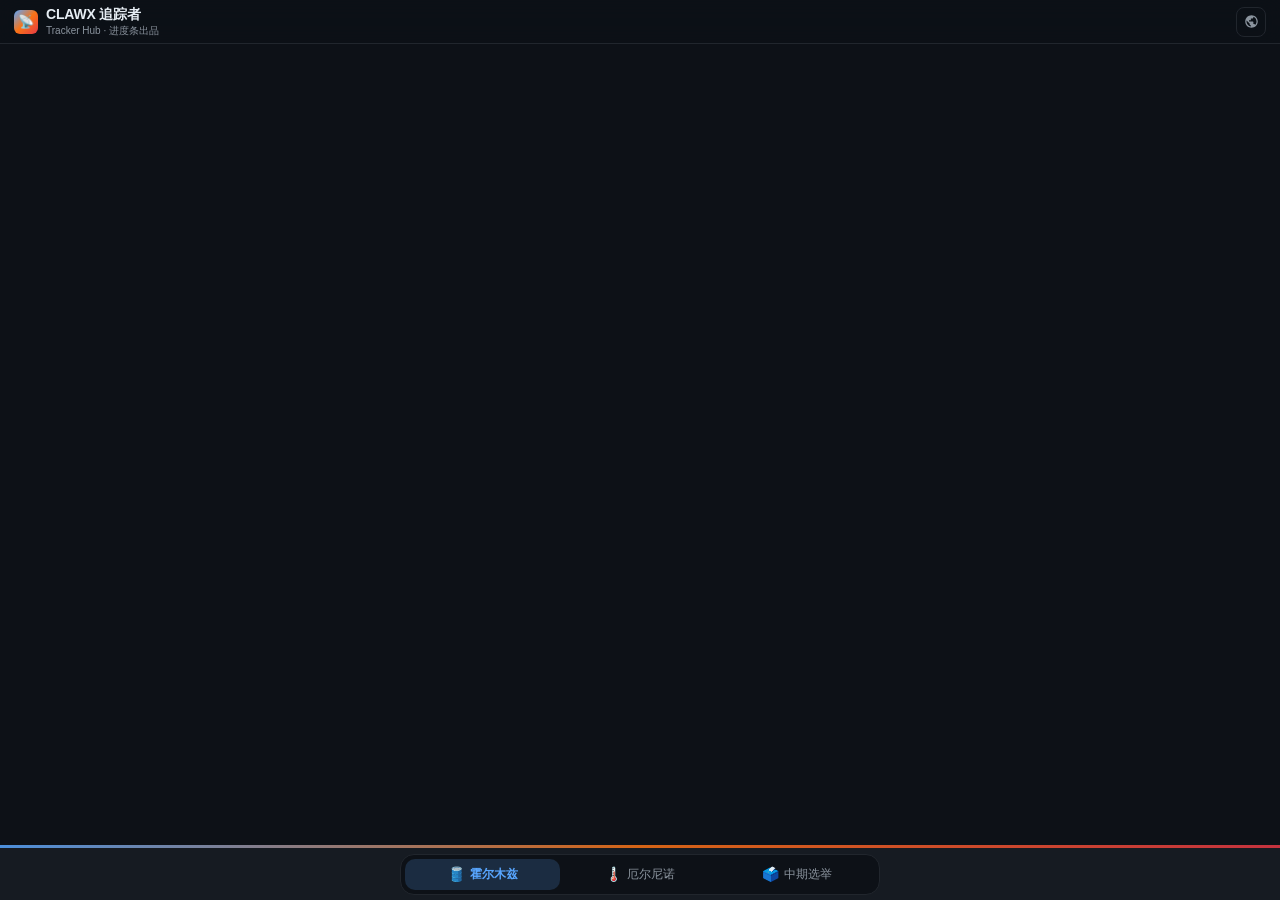
<file: tracker/index.html>
<!DOCTYPE html>
<html lang="zh-CN">
<head>
  <meta charset="UTF-8" />
  <meta name="viewport" content="width=device-width, initial-scale=1.0, maximum-scale=1.0, user-scalable=no" />
  <meta name="theme-color" content="#0d1117" />
  <title>CLAWX 追踪者 · Tracker Hub</title>
  <meta name="description" content="进度条出品 · 霍尔木兹海峡追踪 · 厄尔尼诺大宗商品 · 2026美国中期选举" />
  <meta property="og:title" content="CLAWX 追踪者" />
  <meta property="og:description" content="霍尔木兹 · 厄尔尼诺 · 中期选举 · 进度条出品" />
  <meta property="og:url" content="https://www.clawx.gold/tracker/" />
  <style>
    *, *::before, *::after { box-sizing: border-box; margin: 0; padding: 0; }

    :root {
      --bg: #0d1117;
      --surface: #161b22;
      --border: #21262d;
      --text: #e6edf3;
      --muted: #8b949e;
      --accent-hz: #58a6ff;
      --accent-el: #f97316;
      --accent-us: #e63946;
      --header-h: 44px;
      --tab-h: 52px;
      --footer-h: 0px;
      --bottom-h: 52px; /* tab only */
      --active-accent: var(--accent-hz);
    }

    html, body {
      height: 100%; background: var(--bg); color: var(--text);
      font-family: -apple-system, BlinkMacSystemFont, 'PingFang SC', 'Hiragino Sans GB', sans-serif;
      overflow: hidden;
    }

    /* ── Header（压缩版，44px） ── */
    .header {
      position: fixed; top: 0; left: 0; right: 0;
      height: var(--header-h);
      background: rgba(13,17,23,.92);
      backdrop-filter: blur(12px); -webkit-backdrop-filter: blur(12px);
      border-bottom: 1px solid var(--border);
      display: flex; align-items: center; justify-content: space-between;
      padding: 0 14px; z-index: 200;
    }
    .header-logo { display: flex; align-items: center; gap: 8px; }
    .logo-icon {
      width: 24px; height: 24px;
      background: linear-gradient(135deg, #58a6ff, #f97316, #e63946);
      border-radius: 6px;
      display: flex; align-items: center; justify-content: center; font-size: 13px;
      flex-shrink: 0;
    }
    .logo-text { font-size: 14px; font-weight: 700; letter-spacing: -.2px; }
    .logo-sub  { font-size: 10px; color: var(--muted); display: none; }
    @media(min-width:480px){ .logo-sub { display: block; } }
    /* 官网改成小图标链接 */
    .header-link {
      color: var(--muted); text-decoration: none;
      width: 30px; height: 30px; display: flex; align-items: center; justify-content: center;
      border-radius: 8px; border: 1px solid var(--border);
      transition: border-color .15s, color .15s;
      -webkit-tap-highlight-color: transparent;
      flex-shrink: 0;
    }
    .header-link:active { border-color: var(--muted); color: var(--text); }
    .header-link svg { width: 15px; height: 15px; fill: currentColor; }

    /* ── iframe 容器 ── */
    .iframe-wrap {
      position: fixed;
      top: var(--header-h);
      left: 0; right: 0;
      bottom: var(--bottom-h);
      display: none; overflow: hidden;
    }
    .iframe-wrap.active { display: block; }
    .iframe-wrap iframe { width: 100%; height: 100%; border: none; display: block; }

    /* 加载遮罩 */
    .loader {
      position: absolute; inset: 0;
      background: var(--bg);
      display: flex; flex-direction: column;
      align-items: center; justify-content: center; gap: 12px;
      z-index: 10; transition: opacity .4s;
    }
    .loader.hide { opacity: 0; pointer-events: none; }
    .loader-spinner {
      width: 32px; height: 32px;
      border: 2.5px solid var(--border);
      border-radius: 50%;
      animation: spin .8s linear infinite;
    }
    @keyframes spin { to { transform: rotate(360deg); } }
    .loader-text { font-size: 13px; color: var(--muted); }

    /* ── 三色渐变分隔线（tab bar 顶部） ── */
    .gradient-divider {
      position: fixed;
      bottom: var(--bottom-h);
      left: 0; right: 0;
      height: 3px;
      z-index: 201;
      background: linear-gradient(90deg, var(--accent-hz) 0%, var(--accent-el) 50%, var(--accent-us) 100%);
      opacity: .85;
    }

    /* ── Tab Bar（胶囊选择器，底部 footer 上方） ── */
    .tab-bar {
      position: fixed;
      bottom: var(--footer-h);
      left: 0; right: 0;
      height: var(--tab-h);
      background: var(--surface);
      display: flex; align-items: center; justify-content: center;
      padding: 0 12px; z-index: 200;
    }
    /* 胶囊容器 */
    .tab-capsule {
      display: flex;
      background: var(--bg);
      border-radius: 14px;
      padding: 4px;
      gap: 2px;
      width: 100%; max-width: 480px;
      border: 1px solid var(--border);
    }
    .tab {
      flex: 1; display: flex; align-items: center; justify-content: center;
      gap: 5px;
      cursor: pointer; padding: 7px 6px;
      border-radius: 10px;
      transition: background .2s, transform .15s;
      -webkit-tap-highlight-color: transparent; user-select: none;
      position: relative;
    }
    .tab:active { transform: scale(.96); }
    .tab .tab-emoji { font-size: 14px; line-height: 1; }
    .tab .tab-label {
      font-size: 12px; color: var(--muted); font-weight: 500;
      transition: color .2s; white-space: nowrap;
    }
    /* 激活态：背景色填充 */
    .tab.active[data-id="hz"] { background: rgba(88,166,255,.18); }
    .tab.active[data-id="el"] { background: rgba(249,115,22,.18); }
    .tab.active[data-id="us"] { background: rgba(230,57,70,.18); }
    .tab.active[data-id="hz"] .tab-label { color: var(--accent-hz); font-weight: 600; }
    .tab.active[data-id="el"] .tab-label { color: var(--accent-el); font-weight: 600; }
    .tab.active[data-id="us"] .tab-label { color: var(--accent-us); font-weight: 600; }

    /* ── Footer（统计 + 分享，紧凑版） ── */
    .footer {
      position: fixed; bottom: 0; left: 0; right: 0;
      height: var(--footer-h);
      background: var(--bg);
      border-top: 1px solid var(--border);
      display: flex; align-items: center; justify-content: space-between;
      padding: 0 14px; z-index: 200; gap: 8px;
    }
    /* 统计区域：数字做大 */
    .footer-stats {
      display: flex; align-items: baseline; gap: 10px; flex: 1; min-width: 0;
    }
    .stat-item { display: flex; align-items: baseline; gap: 3px; }
    .stat-num  { font-size: 17px; font-weight: 800; color: var(--text); line-height: 1; }
    .stat-unit { font-size: 11px; color: var(--muted); }
    .stat-sep  { font-size: 11px; color: var(--border); }
    /* 分享按钮（右侧显眼） */
    .share-btn {
      flex-shrink: 0;
      display: flex; align-items: center; gap: 5px;
      padding: 6px 13px;
      background: linear-gradient(135deg, rgba(88,166,255,.18), rgba(249,115,22,.18));
      border: 1px solid rgba(88,166,255,.3);
      border-radius: 18px;
      color: var(--text); font-size: 12px; font-weight: 600;
      cursor: pointer;
      -webkit-tap-highlight-color: transparent;
      white-space: nowrap;
      transition: background .2s, transform .15s;
    }
    .share-btn:active { transform: scale(.94); background: rgba(88,166,255,.28); }

    /* ── 分享弹窗 ── */
    .share-mask {
      display: none; position: fixed; inset: 0;
      background: rgba(0,0,0,.65); z-index: 500;
      align-items: flex-end; justify-content: center;
      backdrop-filter: blur(6px); -webkit-backdrop-filter: blur(6px);
    }
    .share-mask.show { display: flex !important; }
    .share-sheet {
      background: #161b22; border-radius: 20px 20px 0 0;
      padding: 20px 20px 40px; width: 100%; max-width: 520px;
      animation: sheet-up .25s ease;
    }
    @keyframes sheet-up { from{transform:translateY(100%)} to{transform:translateY(0)} }
    .share-title { font-size: 16px; font-weight: 700; text-align: center; margin-bottom: 4px; }
    .share-desc  { font-size: 13px; color: var(--muted); text-align: center; margin-bottom: 16px; }

    .share-tab-select { display: flex; gap: 8px; margin-bottom: 14px; }
    .share-tab-btn {
      flex: 1; padding: 7px 0; border-radius: 8px;
      border: 1px solid var(--border); background: var(--bg);
      color: var(--muted); font-size: 12px; cursor: pointer;
      -webkit-tap-highlight-color: transparent; transition: all .15s;
    }
    .share-tab-btn.active { color: var(--text); border-color: var(--muted); background: var(--surface); }

    .share-preview {
      background: var(--bg); border: 1px solid var(--border);
      border-radius: 12px; padding: 12px 14px; margin-bottom: 16px; position: relative;
    }
    .sp-label { font-size: 10px; color: var(--muted); margin-bottom: 6px; }
    .sp-text  { font-size: 13px; color: var(--text); line-height: 1.7; white-space: pre-line; padding-right: 52px; }
    .copy-btn {
      position: absolute; right: 10px; top: 10px;
      background: var(--surface); border: 1px solid var(--border);
      color: var(--muted); font-size: 11px; padding: 3px 10px;
      border-radius: 6px; cursor: pointer; -webkit-tap-highlight-color: transparent;
    }
    .share-options { display: grid; grid-template-columns: repeat(4,1fr); gap: 12px; margin-bottom: 20px; }
    .share-opt {
      display: flex; flex-direction: column; align-items: center; gap: 5px;
      cursor: pointer; -webkit-tap-highlight-color: transparent;
    }
    .share-icon {
      width: 52px; height: 52px; border-radius: 14px;
      display: flex; align-items: center; justify-content: center;
      font-size: 22px; transition: transform .15s;
    }
    .share-opt:active .share-icon { transform: scale(.88); }
    .share-opt span { font-size: 11px; color: var(--muted); }
    .share-cancel {
      width: 100%; padding: 13px; background: var(--surface); border: none;
      color: var(--muted); font-size: 15px; border-radius: 12px; cursor: pointer;
    }

    /* Toast */
    #hub-toast {
      position: fixed; bottom: calc(var(--bottom-h) + 16px); left: 50%;
      transform: translateX(-50%);
      background: #1c2333; color: var(--text); padding: 10px 22px;
      border-radius: 20px; font-size: 13px; z-index: 999;
      pointer-events: none; opacity: 0; transition: opacity .3s; white-space: nowrap;
    }
  </style>
</head>
<body>

  <!-- Header -->
  <header class="header">
    <div class="header-logo">
      <div class="logo-icon">📡</div>
      <div>
        <div class="logo-text">CLAWX 追踪者</div>
        <div class="logo-sub">Tracker Hub · 进度条出品</div>
      </div>
    </div>
    <!-- 官网：小图标按钮 -->
    <a class="header-link" href="https://www.clawx.gold" target="_blank" title="官网">
      <svg viewBox="0 0 24 24"><path d="M12 2C6.48 2 2 6.48 2 12s4.48 10 10 10 10-4.48 10-10S17.52 2 12 2zm-1 17.93c-3.95-.49-7-3.85-7-7.93 0-.62.08-1.21.21-1.79L9 15v1c0 1.1.9 2 2 2v1.93zm6.9-2.54c-.26-.81-1-1.39-1.9-1.39h-1v-3c0-.55-.45-1-1-1H8v-2h2c.55 0 1-.45 1-1V7h2c1.1 0 2-.9 2-2v-.41c2.93 1.19 5 4.06 5 7.41 0 2.08-.8 3.97-2.1 5.39z"/></svg>
    </a>
  </header>

  <!-- iframes -->
  <div class="iframe-wrap active" id="wrap-hz">
    <div class="loader" id="loader-hz">
      <div class="loader-spinner" style="border-top-color:var(--accent-hz)"></div>
      <div class="loader-text">🛢️ 加载霍尔木兹...</div>
    </div>
    <iframe id="iframe-hz" title="霍尔木兹海峡追踪" scrolling="yes" allow="clipboard-write"></iframe>
  </div>
  <div class="iframe-wrap" id="wrap-el">
    <div class="loader" id="loader-el">
      <div class="loader-spinner" style="border-top-color:var(--accent-el)"></div>
      <div class="loader-text">🌡️ 加载厄尔尼诺...</div>
    </div>
    <iframe id="iframe-el" title="厄尔尼诺大宗商品追踪" scrolling="yes" allow="clipboard-write"></iframe>
  </div>
  <div class="iframe-wrap" id="wrap-us">
    <div class="loader" id="loader-us">
      <div class="loader-spinner" style="border-top-color:var(--accent-us)"></div>
      <div class="loader-text">🗳️ 加载中期选举...</div>
    </div>
    <iframe id="iframe-us" title="2026美国中期选举追踪" scrolling="yes" allow="clipboard-write"></iframe>
  </div>

  <!-- 三色渐变分隔线 -->
  <div class="gradient-divider"></div>

  <!-- Tab Bar（胶囊，底部 footer 上方） -->
  <nav class="tab-bar">
    <div class="tab-capsule">
      <div class="tab active" data-id="hz" onclick="switchTab('hz')">
        <span class="tab-emoji">🛢️</span>
        <span class="tab-label">霍尔木兹</span>
      </div>
      <div class="tab" data-id="el" onclick="switchTab('el')">
        <span class="tab-emoji">🌡️</span>
        <span class="tab-label">厄尔尼诺</span>
      </div>
      <div class="tab" data-id="us" onclick="switchTab('us')">
        <span class="tab-emoji">🗳️</span>
        <span class="tab-label">中期选举</span>
      </div>
    </div>
  </nav>



  <!-- 分享弹窗 -->
  <div class="share-mask" id="shareMask" onclick="handleMaskClick(event)">
    <div class="share-sheet">
      <div class="share-title">分享给更多人看</div>
      <div class="share-desc">三大实时追踪 · 进度条出品</div>

      <div class="share-tab-select">
        <button class="share-tab-btn active" data-tab="hz" onclick="selectShareTab('hz',this)">🛢️ 霍尔木兹</button>
        <button class="share-tab-btn" data-tab="el" onclick="selectShareTab('el',this)">🌡️ 厄尔尼诺</button>
        <button class="share-tab-btn" data-tab="us" onclick="selectShareTab('us',this)">🗳️ 选举</button>
      </div>

      <div class="share-preview">
        <div class="sp-label">分享文案（可直接复制）</div>
        <div class="sp-text" id="shareText"></div>
        <button class="copy-btn" onclick="copyText()">复制</button>
      </div>

      <div class="share-options">
        <div class="share-opt" onclick="shareWechat()">
          <div class="share-icon" style="background:rgba(7,193,96,.15)">
            <svg width="26" height="26" viewBox="0 0 24 24" fill="#07c160"><path d="M8.691 2.188C3.891 2.188 0 5.476 0 9.53c0 2.212 1.17 4.203 3.002 5.55a.59.59 0 01.213.665l-.39 1.48c-.019.07-.048.141-.048.213 0 .163.13.295.29.295a.326.326 0 00.167-.054l1.903-1.114a.864.864 0 01.717-.098 10.16 10.16 0 002.837.403c.276 0 .543-.027.811-.05-.857-2.578.157-4.972 1.932-6.446 1.703-1.415 3.882-1.98 5.853-1.838-.576-3.583-3.895-6.348-7.596-6.348zm5.34 2.867c-1.797-.052-3.746.512-5.28 1.786-1.72 1.428-2.687 3.72-1.78 6.22.942 2.453 3.666 4.229 6.884 4.229.826 0 1.622-.12 2.361-.336a.722.722 0 01.598.082l1.584.926a.272.272 0 00.14.047c.134 0 .24-.111.24-.247 0-.06-.023-.12-.038-.177l-.327-1.233a.49.49 0 01.177-.554C22.988 18.283 24 16.73 24 14.98c0-3.23-3.158-6.066-7.062-6.122z"/></svg>
          </div>
          <span>微信</span>
        </div>
        <div class="share-opt" onclick="shareVideoAccount()">
          <div class="share-icon" style="background:rgba(7,193,96,.10)">
            <svg width="26" height="26" viewBox="0 0 24 24" fill="#07c160"><path d="M12 2C6.48 2 2 6.48 2 12s4.48 10 10 10 10-4.48 10-10S17.52 2 12 2zm-2 14.5v-9l6 4.5-6 4.5z"/></svg>
          </div>
          <span>视频号</span>
        </div>
        <div class="share-opt" onclick="shareWeibo()">
          <div class="share-icon" style="background:rgba(230,22,45,.12)">
            <svg width="26" height="26" viewBox="0 0 24 24" fill="#e6162d"><path d="M10.098 20.323c-3.977.391-7.414-1.406-7.672-4.02-.259-2.609 2.759-5.047 6.74-5.441 3.979-.394 7.413 1.404 7.671 4.018.259 2.617-2.759 5.049-6.739 5.443zm5.478-9.143c-.413-.127-.7-.209-.482-.756.468-1.17.515-2.18.009-2.904-.957-1.37-3.577-1.297-6.585.031 0 0-.943.41-.702-.334.461-1.48.392-2.721-.325-3.438-1.641-1.642-6.007.062-9.761 3.815C-5.736 10.947-1.657 17 4.92 17c3.77 0 7.24-1.479 9.602-3.668.658-.6 1.166-1.26 1.457-1.871.611-1.293-.067-1.975-1.403-2.281z"/></svg>
          </div>
          <span>微博</span>
        </div>
        <div class="share-opt" onclick="nativeShare()">
          <div class="share-icon" style="background:rgba(88,166,255,.12)">
            <svg width="26" height="26" viewBox="0 0 24 24" fill="#58a6ff"><path d="M18 16.08c-.76 0-1.44.3-1.96.77L8.91 12.7c.05-.23.09-.46.09-.7l7.05-4.11c.54.5 1.25.81 2.04.81 1.66 0 3-1.34 3-3s-1.34-3-3-3-3 1.34-3 3c0 .24.04.47.09.7L8.04 9.81C7.5 9.31 6.79 9 6 9c-1.66 0-3 1.34-3 3s1.34 3 3 3c.79 0 1.5-.31 2.04-.81l7.12 4.16c-.05.21-.08.43-.08.65 0 1.61 1.31 2.92 2.92 2.92 1.61 0 2.92-1.31 2.92-2.92s-1.31-2.92-2.92-2.92z"/></svg>
          </div>
          <span>更多</span>
        </div>
      </div>
      <button class="share-cancel" onclick="closeShare()">取消</button>
    </div>
  </div>

  <!-- Toast -->
  <div id="hub-toast"></div>

  <!-- ICP备案号 -->
  <div style="position:fixed;bottom:4px;left:50%;transform:translateX(-50%);z-index:100;font-size:10px;color:#484f58;white-space:nowrap;pointer-events:auto">
    <a href="https://beian.miit.gov.cn" target="_blank" rel="noopener" style="color:#484f58;text-decoration:none">沪ICP备2026017058号</a>
  </div>



  <script>
    const TABS = {
      hz: { url: 'https://hz.clawx.gold/?embed=1', loaded: false },
      el: { url: '/elnino/',                         loaded: false },
      us: { url: '/election/',                       loaded: false },
    };

    // 访问统计基数
    const PV_BASE = 19347;
    const UV_BASE = 15105;

    let currentTab = 'hz';
    let shareTab   = 'hz';

    (function init() {
      loadIframe('hz');

      // 不蒜子基数叠加
      (function applyBase() {
        const pvEl = document.getElementById('busuanzi_value_site_pv');
        const uvEl = document.getElementById('busuanzi_value_site_uv');
        const pvD  = document.getElementById('busuanzi_pv_display');
        const uvD  = document.getElementById('busuanzi_uv_display');
        if (pvEl && pvEl.innerText && pvEl.innerText !== '' && pvEl.innerText !== '0' && pvD && uvD && uvEl) {
          pvD.innerText = parseInt(pvEl.innerText) + PV_BASE;
          uvD.innerText = parseInt(uvEl.innerText) + UV_BASE;
        } else {
          setTimeout(applyBase, 500);
        }
      })();
    })();

    function switchTab(id) {
      if (currentTab === id) return;
      currentTab = id;
      document.querySelectorAll('.tab').forEach(t => t.classList.toggle('active', t.dataset.id === id));
      document.querySelectorAll('.iframe-wrap').forEach(w => w.classList.toggle('active', w.id === 'wrap-' + id));
      if (!TABS[id].loaded) loadIframe(id);
      syncShareTab(id);
    }

    function loadIframe(id) {
      const iframe = document.getElementById('iframe-' + id);
      const loader = document.getElementById('loader-' + id);
      iframe.src = TABS[id].url;
      TABS[id].loaded = true;
      iframe.onload = () => {
        if (loader) { loader.classList.add('hide'); setTimeout(() => loader.style.display = 'none', 400); }
      };
    }

    // ── 分享文案 ──────────────────────────────────────────────
    const SHARE_TEXTS = {
      hz: () => `🛢️ 霍尔木兹海峡实时追踪 · ${new Date().toLocaleDateString('zh-CN')}

伊朗封锁霍尔木兹，每天135艘船过境
WTI破百，油价牵动全球通胀

⚠️ 停的是两周，不是终局
👀 进度条实时盯盘，数据每小时更新
🔗 https://www.clawx.gold/tracker/
@自由的进度条`,

      el: () => `🌡️ 厄尔尼诺大宗商品影响追踪 · ${new Date().toLocaleDateString('zh-CN')}

棕榈油历史涨幅+169% · 天然橡胶+120%
三波时间轴：资金布局→主升浪→减产出货

⚠️ 涨价是有顺序的，进度条带你看清节奏
👀 8大品种实时追踪 + 产区天气预警
🔗 https://www.clawx.gold/tracker/
@自由的进度条`,

      us: () => `🗳️ 2026美国中期选举追踪 · ${new Date().toLocaleDateString('zh-CN')}

众议院控制权争夺战
民主党泛化胜率领先，特朗普支持率承压

⚠️ 选举结果决定关税政策走向
👀 进度条实时追踪，数据每日更新
🔗 https://www.clawx.gold/tracker/
@自由的进度条`,
    };

    function syncShareTab(id) {
      shareTab = id;
      document.querySelectorAll('.share-tab-btn').forEach(b => b.classList.toggle('active', b.dataset.tab === id));
      const el = document.getElementById('shareText');
      if (el) el.textContent = SHARE_TEXTS[id]();
    }

    function selectShareTab(id, btn) {
      shareTab = id;
      document.querySelectorAll('.share-tab-btn').forEach(b => b.classList.remove('active'));
      btn.classList.add('active');
      document.getElementById('shareText').textContent = SHARE_TEXTS[id]();
    }

    function openShare() {
      syncShareTab(currentTab);
      document.getElementById('shareMask').classList.add('show');
    }

    function closeShare() { document.getElementById('shareMask').classList.remove('show'); }

    function handleMaskClick(e) {
      if (e.target === document.getElementById('shareMask')) closeShare();
    }

    function copyText() {
      const text = SHARE_TEXTS[shareTab]();
      if (navigator.clipboard) {
        navigator.clipboard.writeText(text).then(() => showToast('已复制，去粘贴吧 ✅'));
      } else {
        const ta = document.createElement('textarea');
        ta.value = text; document.body.appendChild(ta);
        ta.select(); document.execCommand('copy');
        document.body.removeChild(ta); showToast('已复制 ✅');
      }
    }

    function shareWeibo() {
      window.open(`https://service.weibo.com/share/share.php?title=${encodeURIComponent(SHARE_TEXTS[shareTab]())}&url=${encodeURIComponent('https://www.clawx.gold/tracker/')}`, '_blank');
      closeShare();
    }
    function shareWechat()       { showToast('请截图后分享到微信 📱'); closeShare(); }
    function shareVideoAccount() { showToast('请截图后分享到视频号 🎬'); closeShare(); }
    function nativeShare() {
      if (navigator.share) {
        navigator.share({ title: '进度条追踪中心', text: SHARE_TEXTS[shareTab](), url: 'https://www.clawx.gold/tracker/' }).catch(()=>{});
      } else { copyText(); }
      closeShare();
    }

    function showToast(msg) {
      const t = document.getElementById('hub-toast');
      t.textContent = msg; t.style.opacity = '1';
      clearTimeout(t._timer);
      t._timer = setTimeout(() => { t.style.opacity = '0'; }, 2200);
    }
  </script>
</body>
</html>
</file>
